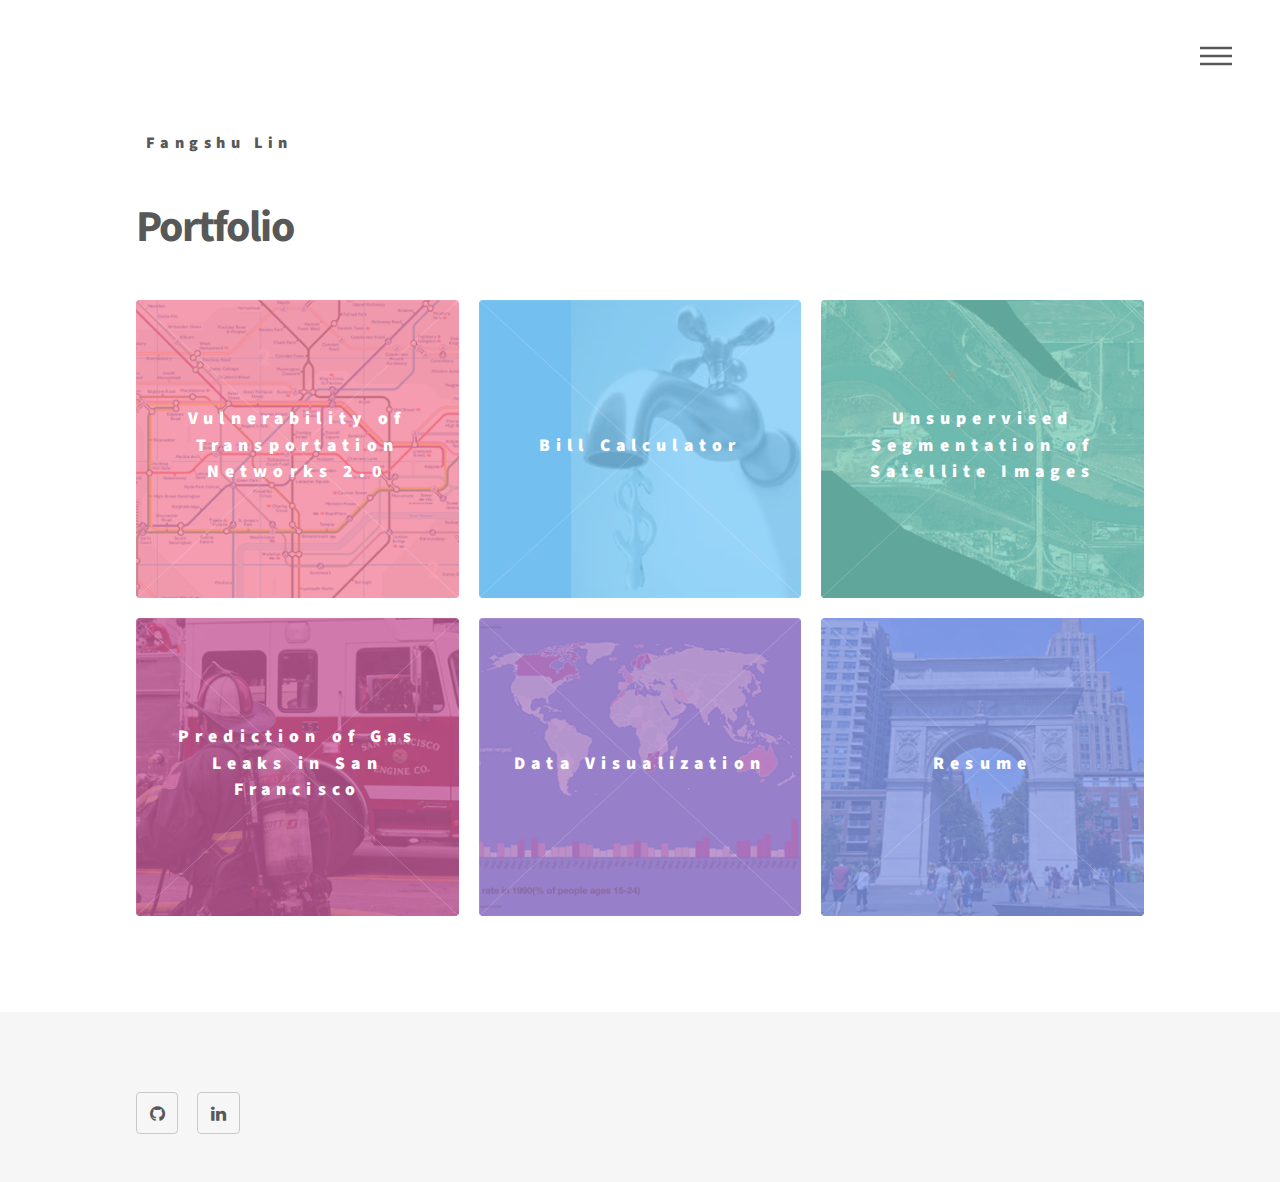
<file: index.html>
<!DOCTYPE HTML>
<!--
	Phantom by HTML5 UP
	html5up.net | @ajlkn
	Free for personal and commercial use under the CCA 3.0 license (html5up.net/license)
-->
<html>
	<head>
		<title>Fangshu's website</title>
		<meta charset="utf-8" />
		<meta name="viewport" content="width=device-width, initial-scale=1, user-scalable=no" />
		<link rel="stylesheet" href="assets/css/main.css" />
		<noscript><link rel="stylesheet" href="assets/css/noscript.css" /></noscript>
	</head>
	<body class="is-preload">
		<!-- Wrapper -->
			<div id="wrapper">

				<!-- Header -->
					<header id="header">
						<div class="inner">

							<!-- Logo -->
								<a href="index.html" class="logo">
									<span class="symbol"></span><span class="title">Fangshu Lin</span>
								</a>

							<!-- Nav -->
								<nav>
									<ul>
										<li><a href="#menu">Menu</a></li>
									</ul>
								</nav>

						</div>
					</header>

				<!-- Menu -->
					<nav id="menu">
						<h2>Menu</h2>
						<ul>
							<li><a href="index.html">Home</a></li>
							<li><a href="P1.html">Transportation Networks</a></li>
							<li><a href="P2.html">Bill Calculator</a></li>
							<li><a href="P3.html">Image Processing</a></li>
							<li><a href="P4.html">Prediction of Gas Leaks</a></li>
                            <li><a href="P5.html">Data Visualization</a></li>
                            <li><a href="P6.html">Resume</a></li>
						</ul>
					</nav>

				<!-- Main -->
					<div id="main">
						<div class="inner">
							<header>
								<h1>Portfolio<br />
<!--								template designed by <a href="http://html5up.net">HTML5 UP</a>.</h1>-->
<!--								<p>Fangshu's projects.</p>-->
							</header>
							<section class="tiles">
								<article class="style1">
									<span class="image">
										<img src="images/london.PNG" alt="" />
									</span>
									<a href="P1.html">
										<h2>Vulnerability of Transportation Networks 2.0</h2>
										<div class="content">
											<p>Python</p>
										</div>
									</a>
								</article>
								<article class="style2">
									<span class="image">
										<img src="images/water.png" alt="" />
									</span>
									<a href="P2.html">
										<h2>Bill Calculator</h2>
										<div class="content">
											<p>R Shiny</p>
										</div>
									</a>
								</article>
								<article class="style3">
									<span class="image">
										<img src="images/vege.png" alt="" />
									</span>
									<a href="P3.html">
										<h2>Unsupervised Segmentation of Satellite Images</h2>
										<div class="content">
											<p>Python</p>
										</div>
									</a>
								</article>
								<article class="style4">
									<span class="image">
										<img src="images/fire.jpg" alt="" />
									</span>
									<a href="P4.html">
										<h2>Prediction of Gas Leaks in San Francisco</h2>
										<div class="content">
											<p>Python</p>
										</div>
									</a>
								</article>
								<article class="style5">
									<span class="image">
										<img src="images/world.png" alt="" />
									</span>
									<a href="P5.html">
										<h2>Data Visualization</h2>
										<div class="content">
											<p>JavaScript&nbsp D3.js</p>
										</div>
									</a>
								</article>
								<article class="style6">
									<span class="image">
										<img src="images/nyu.jpg" alt="" />
									</span>
<!--									<a href="generic.html">-->
                                    <a href="assets/resume/Resume_Fangshu_Lin.pdf">
										<h2>Resume</h2>
										<div class="content">
										</div>
									</a>
								</article>
							</section>
						</div>
					</div>

				<!-- Footer -->
					<footer id="footer">
						<div class="inner">
							<section>
<!--								<h2>Follow</h2>-->
								<ul class="icons">
									<li><a href="https://github.com/fangshulin" class="icon style2 fa-github"><span class="label">GitHub</span></a></li>
									<li><a href="https://www.linkedin.com/in/fangshulin/" class="icon style2 fa-linkedin"><span class="label">LinkedIn</span></a></li>
								</ul>
							</section>

						</div>
					</footer>

			</div>

		<!-- Scripts -->
			<script src="assets/js/jquery.min.js"></script>
			<script src="assets/js/browser.min.js"></script>
			<script src="assets/js/breakpoints.min.js"></script>
			<script src="assets/js/util.js"></script>
			<script src="assets/js/main.js"></script>

	</body>
</html>
</file>
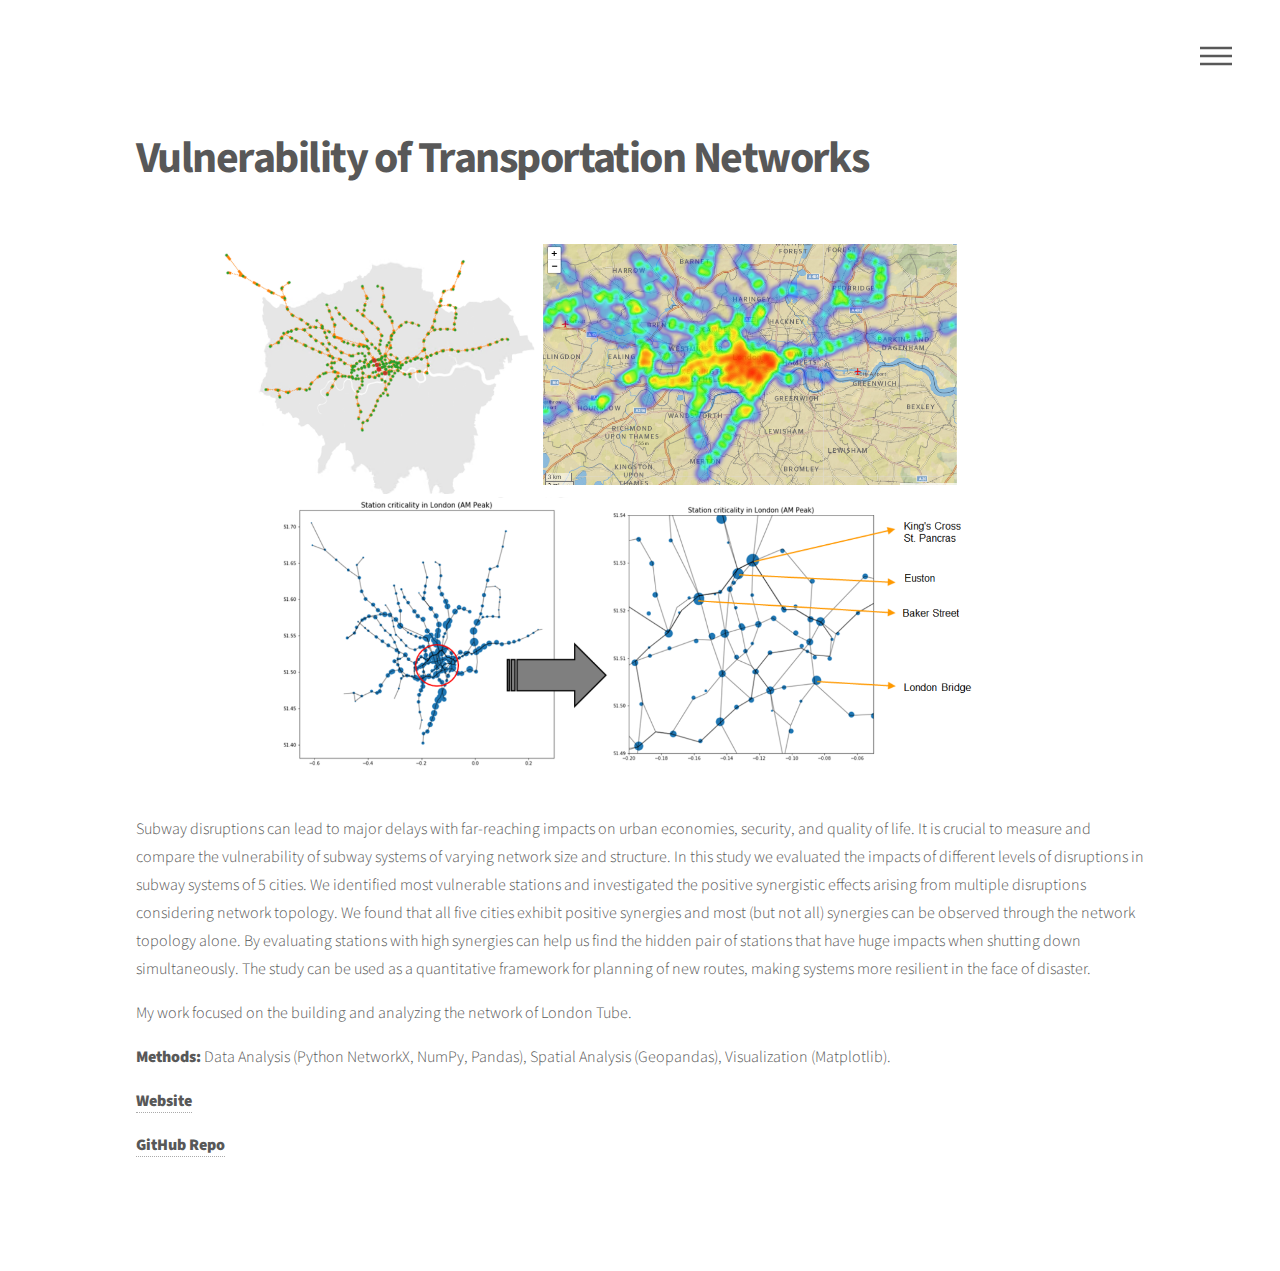
<file: P1.html>
<!DOCTYPE HTML>

<html>
	<head>
		<title>Vulnerability of Transportation Networks</title>
		<meta charset="utf-8" />
		<meta name="viewport" content="width=device-width, initial-scale=1, user-scalable=no" />
		<link rel="stylesheet" href="assets/css/main.css" />
		<noscript><link rel="stylesheet" href="assets/css/noscript.css" /></noscript>
	</head>
	<body class="is-preload" onload="change()">
		<!-- Wrapper -->
			<div id="wrapper">

				<!-- Header -->
					<header id="header">
						<div class="inner">

							<!-- Logo -->
<!--
								<a href="index.html" class="logo">
									<span class="symbol"><img src="images/logo.svg" alt="" /></span><span class="title">Phantom</span>
								</a>
-->

							<!-- Nav -->
								<nav>
									<ul>
										<li><a href="#menu">Menu</a></li>
									</ul>
								</nav>

						</div>
					</header>

				<!-- Menu -->
					<nav id="menu">
						<h2>Menu</h2>
						<ul>
							<li><a href="index.html">Home</a></li>
							<li><a href="generic.html">Ipsum veroeros</a></li>
							<li><a href="generic.html">Tempus etiam</a></li>
							<li><a href="generic.html">Consequat dolor</a></li>
							<li><a href="elements.html">Elements</a></li>
						</ul>
					</nav>

				<!-- Main -->
					<div id="main">
						<div class="inner">
							<h1>Vulnerability of Transportation Networks</h1>
							<span class="image main"><img id="photo" src="images/network.png" alt=""/>
                            </span>
							<p>Subway disruptions can lead to major delays with far-reaching impacts on urban economies, security, and quality of life. It is crucial to measure and compare the vulnerability of subway systems of varying network size and structure. In this study we evaluated the impacts of different levels of disruptions in subway systems of 5 cities. We identified most vulnerable stations and investigated the positive synergistic effects arising from multiple disruptions considering network topology. We found that all five cities exhibit positive synergies and most (but not all) synergies can be observed through the network topology alone. By evaluating stations with high synergies can help us find the hidden pair of stations that have huge impacts when shutting down simultaneously. The study can be used as a quantitative framework for planning of new routes, making systems more resilient in the face of disaster.</p>
                            <p>My work focused on the building and analyzing the network of London Tube.</p>
							<p><b>Methods:</b> Data Analysis (Python NetworkX, NumPy, Pandas), Spatial Analysis (Geopandas), Visualization (Matplotlib).</p>
                            <p><a href="https://fangshulin16.wixsite.com/project"><b>Website</b></a></p>
                            <p><a href="https://github.com/fangshulin/Vulnerability-analysis-for-transportation-networks"><b>GitHub Repo</b></a></p>
							
                            
						</div>
					</div>



			</div>

		<!-- Scripts -->
			<script src="assets/js/jquery.min.js"></script>
			<script src="assets/js/browser.min.js"></script>
			<script src="assets/js/breakpoints.min.js"></script>
			<script src="assets/js/util.js"></script>
			<script src="assets/js/main.js"></script>
	</body>
</html>
</file>
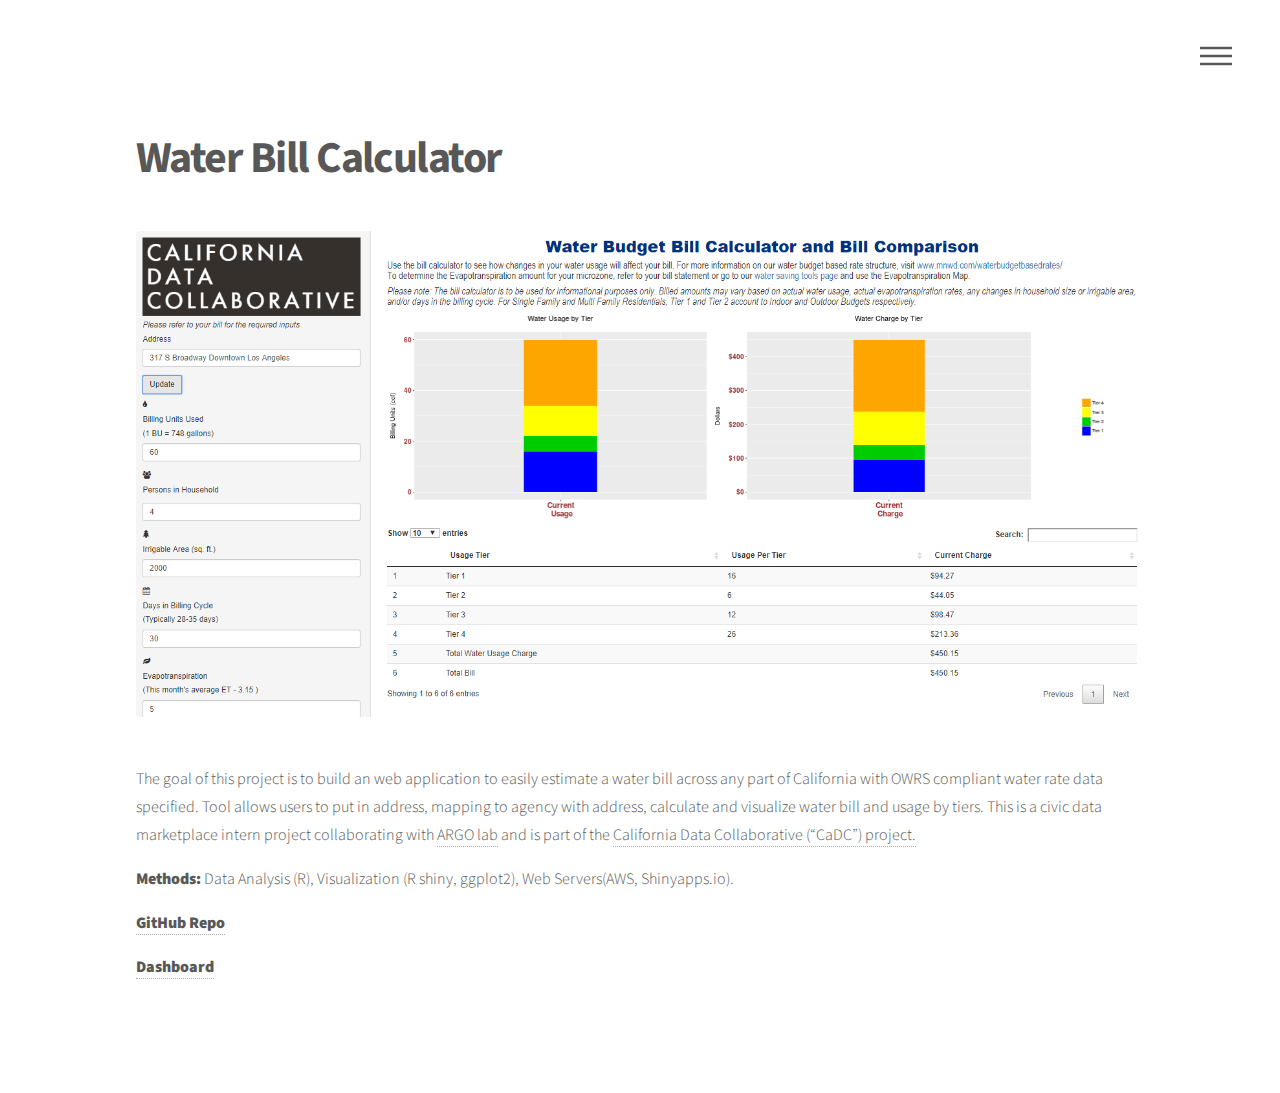
<file: P2.html>
<!DOCTYPE HTML>

<html>
	<head>
		<title>Vulnerability of Transportation Networks</title>
		<meta charset="utf-8" />
		<meta name="viewport" content="width=device-width, initial-scale=1, user-scalable=no" />
		<link rel="stylesheet" href="assets/css/main.css" />
		<noscript><link rel="stylesheet" href="assets/css/noscript.css" /></noscript>
	</head>
	<body class="is-preload" onload="change()">
		<!-- Wrapper -->
			<div id="wrapper">

				<!-- Header -->
					<header id="header">
						<div class="inner">

							<!-- Logo -->
<!--
								<a href="index.html" class="logo">
									<span class="symbol"><img src="images/logo.svg" alt="" /></span><span class="title">Phantom</span>
								</a>
-->

							<!-- Nav -->
								<nav>
									<ul>
										<li><a href="#menu">Menu</a></li>
									</ul>
								</nav>

						</div>
					</header>

				<!-- Menu -->
					<nav id="menu">
						<h2>Menu</h2>
						<ul>
							<li><a href="index.html">Home</a></li>
							<li><a href="generic.html">Ipsum veroeros</a></li>
							<li><a href="generic.html">Tempus etiam</a></li>
							<li><a href="generic.html">Consequat dolor</a></li>
							<li><a href="elements.html">Elements</a></li>
						</ul>
					</nav>

				<!-- Main -->
					<div id="main">
						<div class="inner">
							<h1>Water Bill Calculator</h1>
							<span class="image main"><img id="photo" src="images/billcalculator.PNG" alt=""/>
                            </span>
							<p>The goal of this project is to build an web application to easily estimate a water bill across any part of California with OWRS compliant water rate data specified. Tool allows users to put in address, mapping to agency with address, calculate and visualize water bill and usage by tiers. This is a civic data marketplace intern project collaborating with <a href="http://www.argolabs.org/"> ARGO lab</a> and is part of the <a href="http://californiadatacollaborative.org/"> California Data Collaborative (“CaDC”) project.</a></p>
							<p><b>Methods:</b> Data Analysis (R), Visualization (R shiny, ggplot2), Web Servers(AWS, Shinyapps.io).</p>
                            <p><a href="https://github.com/fangshulin/BillCalculator"><b>GitHub Repo</b></a></p>
							<p><a href="https://fl1210.shinyapps.io/BillCalculator_RateParser_AddressInput/"><b>Dashboard</b></a></p>
                            
						</div>
					</div>



			</div>

		<!-- Scripts -->
			<script src="assets/js/jquery.min.js"></script>
			<script src="assets/js/browser.min.js"></script>
			<script src="assets/js/breakpoints.min.js"></script>
			<script src="assets/js/util.js"></script>
			<script src="assets/js/main.js"></script>
	</body>
</html>
</file>
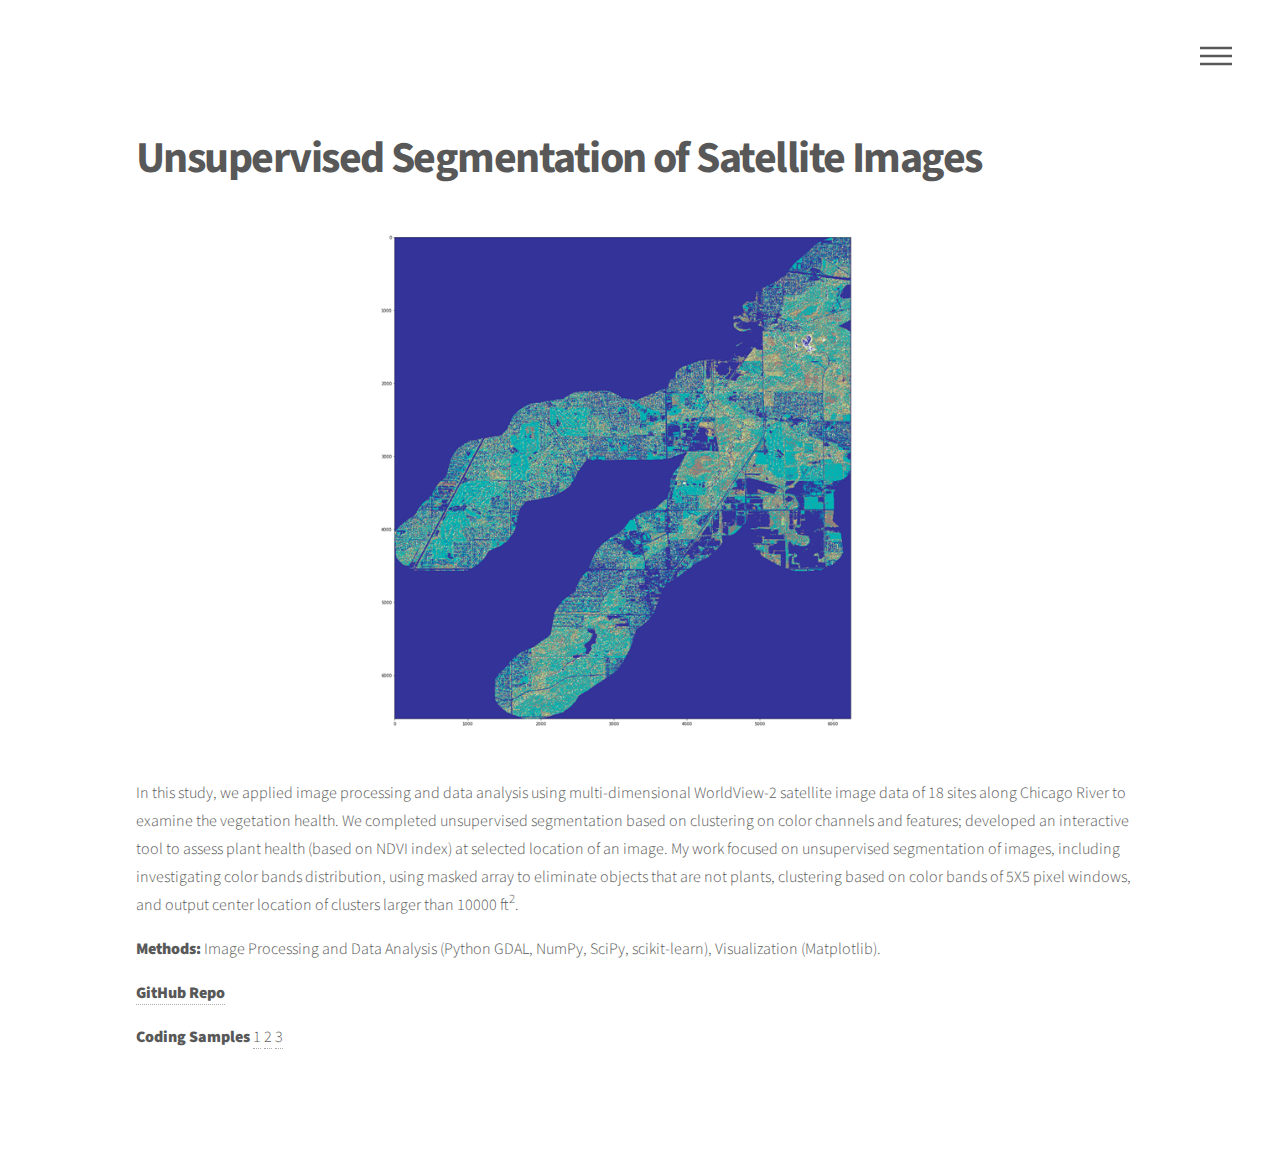
<file: P3.html>
<!DOCTYPE HTML>

<html>
	<head>
		<title>Vulnerability of Transportation Networks</title>
		<meta charset="utf-8" />
		<meta name="viewport" content="width=device-width, initial-scale=1, user-scalable=no" />
		<link rel="stylesheet" href="assets/css/main.css" />
		<noscript><link rel="stylesheet" href="assets/css/noscript.css" /></noscript>
	</head>
	<body class="is-preload" onload="change()">
		<!-- Wrapper -->
			<div id="wrapper">

				<!-- Header -->
					<header id="header">
						<div class="inner">

							<!-- Nav -->
								<nav>
									<ul>
										<li><a href="#menu">Menu</a></li>
									</ul>
								</nav>

						</div>
					</header>

				<!-- Menu -->
					<nav id="menu">
						<h2>Menu</h2>
						<ul>
							<li><a href="index.html">Home</a></li>
							<li><a href="generic.html">Ipsum veroeros</a></li>
							<li><a href="generic.html">Tempus etiam</a></li>
							<li><a href="generic.html">Consequat dolor</a></li>
							<li><a href="elements.html">Elements</a></li>
						</ul>
					</nav>

				<!-- Main -->
					<div id="main">
						<div class="inner">
							<h1>Unsupervised Segmentation of Satellite Images</h1>
							<span class="image main"><img id="photo" src="images/landcover.png" alt=""/>
                            </span>
							<p>In this study, we applied image processing and data analysis using multi-dimensional WorldView-2 satellite image data of 18 sites along Chicago River to examine the vegetation health. We completed unsupervised segmentation based on clustering on color channels and features; developed an interactive tool to assess plant health (based on NDVI index) at selected location of an image. My work focused on unsupervised segmentation of images, including investigating color bands distribution, using masked array to eliminate objects that are not plants, clustering based on color bands of 5X5 pixel windows, and output center location of clusters larger than 10000 ft<sup>2</sup>.</p>
							<p><b>Methods:</b> Image Processing and Data Analysis (Python GDAL, NumPy, SciPy, scikit-learn), Visualization (Matplotlib).</p>
                            <p><a href="https://github.com/gdobler/carve"><b>GitHub Repo</b></a></p>
							<p><b>Coding Samples</b>&nbsp<a href="https://github.com/gdobler/carve/blob/master/carve/clusters_ndvi.ipynb">1</a>&nbsp<a href="https://github.com/gdobler/carve/blob/master/carve/cluster_size_filter.ipynb">2</a>&nbsp<a href="https://github.com/gdobler/carve/blob/master/carve/invasive.ipynb">3</a></p>
                            
						</div>
					</div>



			</div>

		<!-- Scripts -->
			<script src="assets/js/jquery.min.js"></script>
			<script src="assets/js/browser.min.js"></script>
			<script src="assets/js/breakpoints.min.js"></script>
			<script src="assets/js/util.js"></script>
			<script src="assets/js/main.js"></script>
	</body>
</html>
</file>
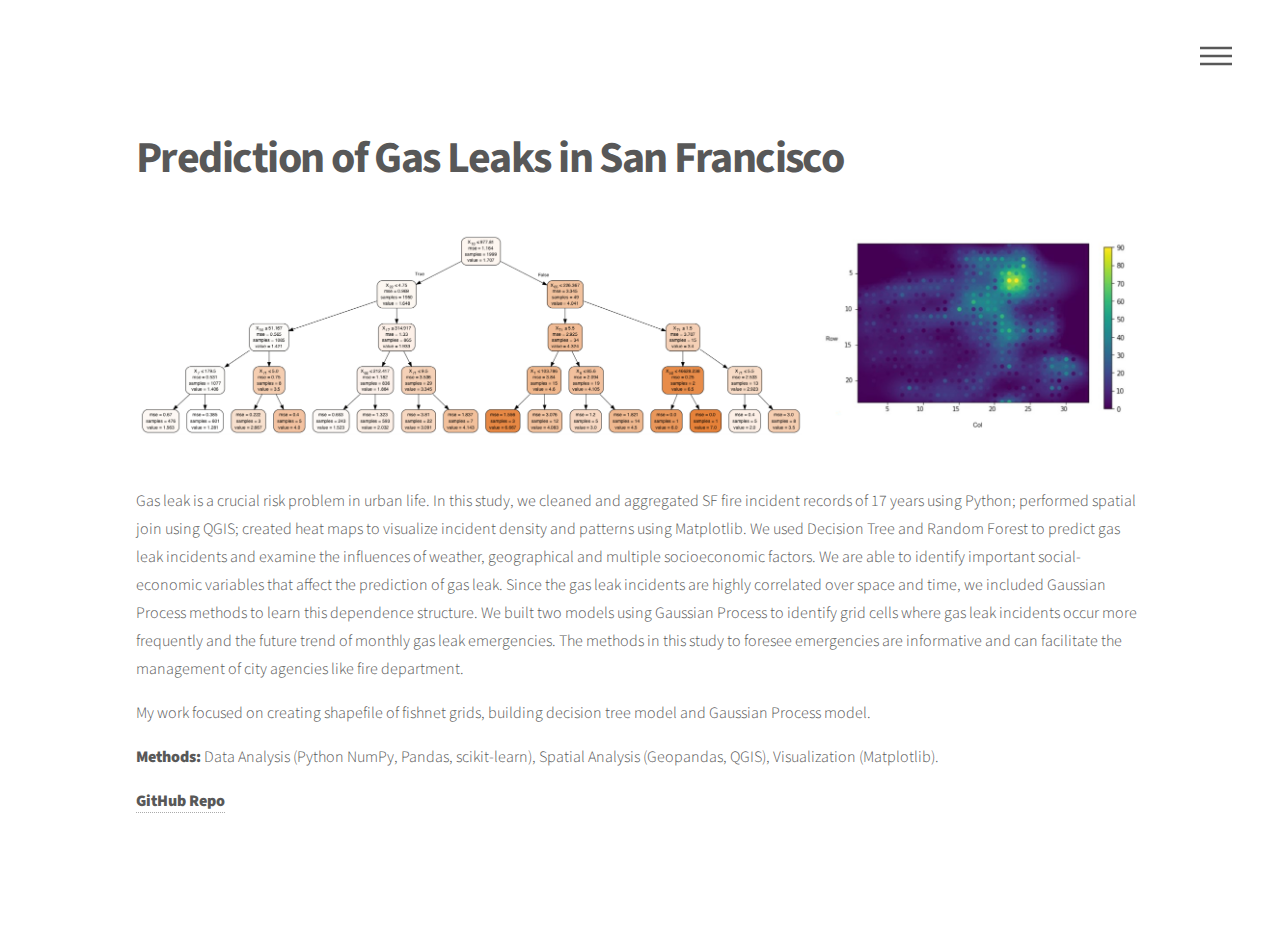
<file: P4.html>
<!DOCTYPE HTML>

<html>
	<head>
		<title>Vulnerability of Transportation Networks</title>
		<meta charset="utf-8" />
		<meta name="viewport" content="width=device-width, initial-scale=1, user-scalable=no" />
		<link rel="stylesheet" href="assets/css/main.css" />
		<noscript><link rel="stylesheet" href="assets/css/noscript.css" /></noscript>
	</head>
	<body class="is-preload" onload="change()">
		<!-- Wrapper -->
			<div id="wrapper">

				<!-- Header -->
					<header id="header">
						<div class="inner">

							<!-- Logo -->
<!--
								<a href="index.html" class="logo">
									<span class="symbol"><img src="images/logo.svg" alt="" /></span><span class="title">Phantom</span>
								</a>
-->

							<!-- Nav -->
								<nav>
									<ul>
										<li><a href="#menu">Menu</a></li>
									</ul>
								</nav>

						</div>
					</header>

				<!-- Menu -->
					<nav id="menu">
						<h2>Menu</h2>
						<ul>
							<li><a href="index.html">Home</a></li>
							<li><a href="generic.html">Ipsum veroeros</a></li>
							<li><a href="generic.html">Tempus etiam</a></li>
							<li><a href="generic.html">Consequat dolor</a></li>
							<li><a href="elements.html">Elements</a></li>
						</ul>
					</nav>

				<!-- Main -->
					<div id="main">
						<div class="inner">
							<h1>Prediction of Gas Leaks in San Francisco</h1>
							<span class="image main"><img id="photo" src="images/SF.jpg" alt=""/>
                            </span>
							<p>Gas leak is a crucial risk problem in urban life. In this study, we cleaned and aggregated SF fire incident records of 17 years using Python; performed spatial join using QGIS; created heat maps to visualize incident density and patterns using Matplotlib. We used Decision Tree and Random Forest to predict gas leak incidents and examine the influences of weather, geographical and multiple socioeconomic factors. We are able to identify important social-economic variables that affect the prediction of gas leak. Since the gas leak incidents are highly correlated over space and time, we included Gaussian Process methods to learn this dependence structure. We built two models using Gaussian Process to identify grid cells where gas leak incidents occur more frequently and the future trend of monthly gas leak emergencies. The methods in this study to foresee emergencies are informative and can facilitate the management of city agencies like fire department.</p>
                            <p>My work focused on creating shapefile of fishnet grids, building decision tree model and Gaussian Process model.</p>
							<p><b>Methods:</b> Data Analysis (Python NumPy, Pandas, scikit-learn), Spatial Analysis (Geopandas, QGIS), Visualization (Matplotlib).</p>
                            <p><a href="https://github.com/fangshulin/Prediction-of-Gas-Leaks-in-San-Francisco"><b>GitHub Repo</b></a></p>
                            
						</div>
					</div>



			</div>

		<!-- Scripts -->
			<script src="assets/js/jquery.min.js"></script>
			<script src="assets/js/browser.min.js"></script>
			<script src="assets/js/breakpoints.min.js"></script>
			<script src="assets/js/util.js"></script>
			<script src="assets/js/main.js"></script>
	</body>
</html>
</file>
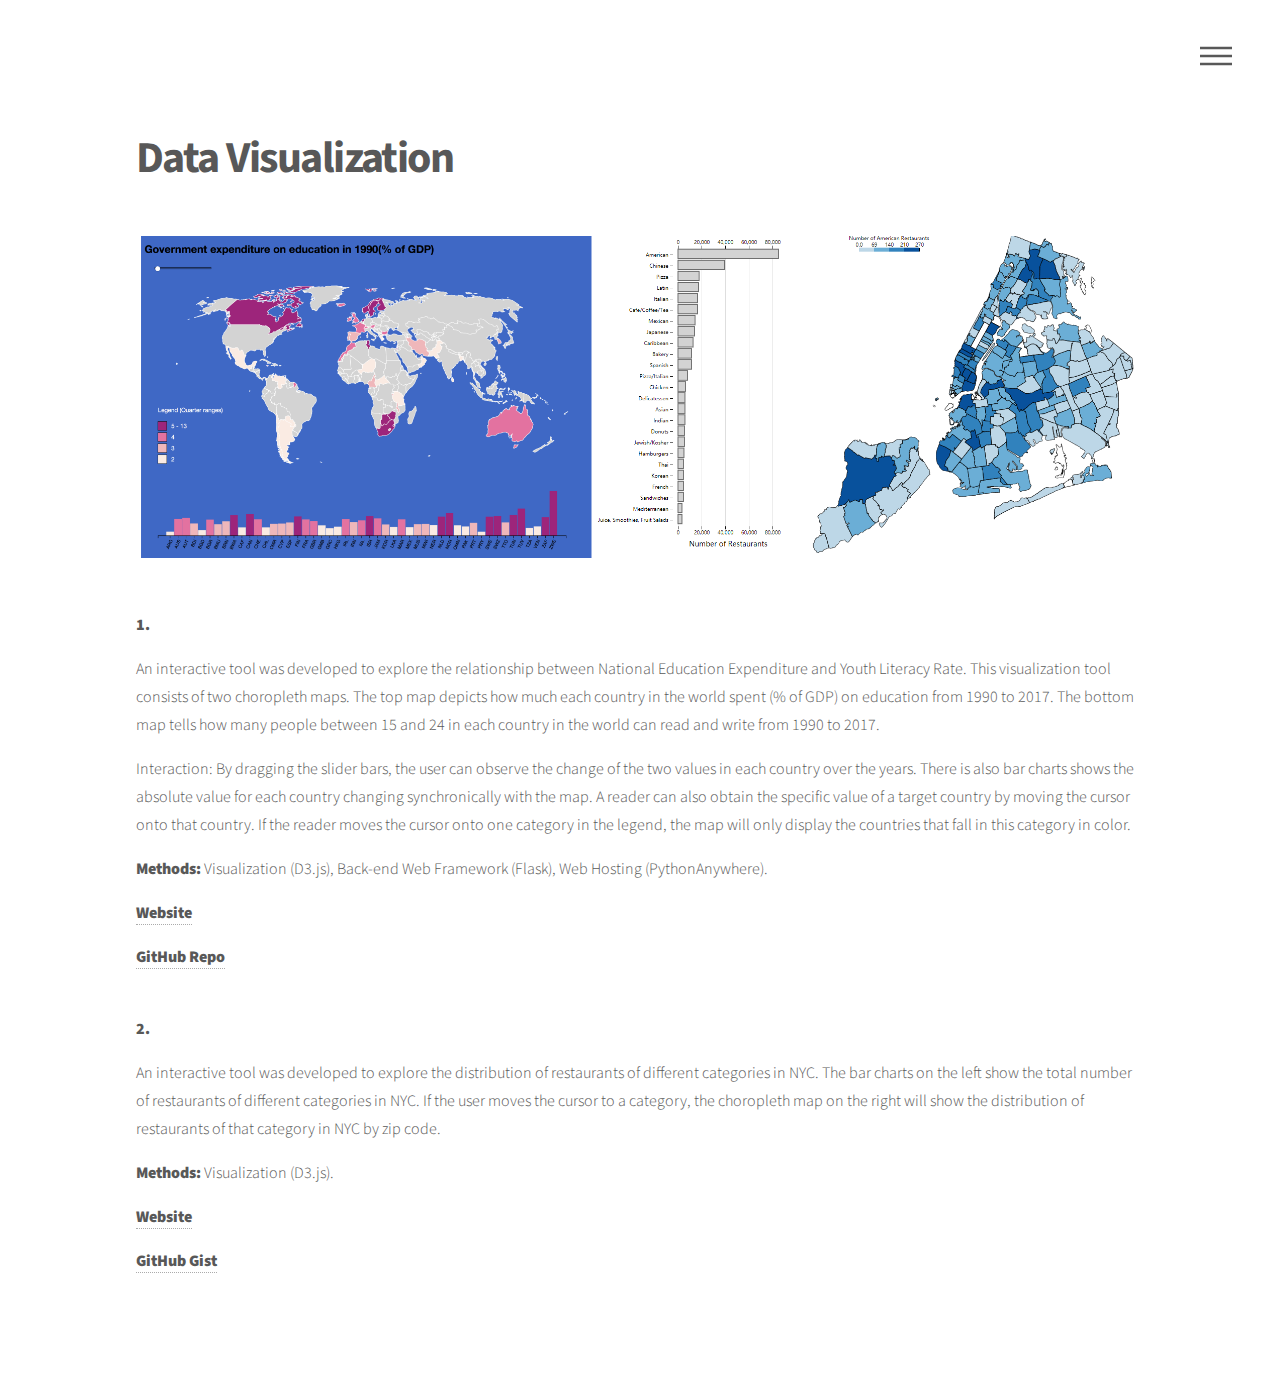
<file: P5.html>
<!DOCTYPE HTML>

<html>
	<head>
		<title>Vulnerability of Transportation Networks</title>
		<meta charset="utf-8" />
		<meta name="viewport" content="width=device-width, initial-scale=1, user-scalable=no" />
		<link rel="stylesheet" href="assets/css/main.css" />
		<noscript><link rel="stylesheet" href="assets/css/noscript.css" /></noscript>
	</head>
	<body class="is-preload" onload="change()">
		<!-- Wrapper -->
			<div id="wrapper">

				<!-- Header -->
					<header id="header">
						<div class="inner">

							<!-- Nav -->
								<nav>
									<ul>
										<li><a href="#menu">Menu</a></li>
									</ul>
								</nav>

						</div>
					</header>

				<!-- Menu -->
					<nav id="menu">
						<h2>Menu</h2>
						<ul>
							<li><a href="index.html">Home</a></li>
							<li><a href="generic.html">Ipsum veroeros</a></li>
							<li><a href="generic.html">Tempus etiam</a></li>
							<li><a href="generic.html">Consequat dolor</a></li>
							<li><a href="elements.html">Elements</a></li>
						</ul>
					</nav>

				<!-- Main -->
					<div id="main">
						<div class="inner">
							<h1>Data Visualization</h1>
							<span class="image main"><img id="photo" src="images/vis.png" alt=""/>
                            </span>
                            <p><b>1.</b></p>
							<p> An interactive tool was developed to explore the relationship between National Education Expenditure and Youth Literacy Rate. This visualization tool consists of two choropleth maps. The top map depicts how much each country in the world spent (% of GDP) on education from 1990 to 2017. The bottom map tells how many people between 15 and 24 in each country in the world can read and write from 1990 to 2017. <p> Interaction: By dragging the slider bars, the user can observe the change of the two values in each country over the years. There is also bar charts shows the absolute value for each country changing synchronically with the map. A reader can also obtain the specific value of a target country by moving the cursor onto that country. If the reader moves the cursor onto one category in the legend, the map will only display the countries that fall in this category in color.</p>
							<p><b>Methods:</b> Visualization (D3.js), Back-end Web Framework (Flask), Web Hosting (PythonAnywhere).</p>
                            <p><a href="http://vis201816.pythonanywhere.com/"><b>Website</b></a></p>
                            <p><a href="https://github.com/fangshulin/Vis2018"><b>GitHub Repo</b></a></p>
                            <br />
                            <p><b>2.</b></p>
                            <p>An interactive tool was developed to explore the distribution of restaurants of different categories in NYC. The bar charts on the left show the total number of restaurants of different categories in NYC. If the user moves the cursor to a category, the choropleth map on the right will show the distribution of restaurants of that category in NYC by zip code.</p>
							<p><b>Methods:</b> Visualization (D3.js).</p>
                            <p><a href="https://output.jsbin.com/moqokas"><b>Website</b></a></p>
                            <p><a href="https://gist.github.com/fangshulin/7353503b48c49c56433678697171da84"><b>GitHub Gist</b></a></p>
                            
						</div>
					</div>



			</div>

		<!-- Scripts -->
			<script src="assets/js/jquery.min.js"></script>
			<script src="assets/js/browser.min.js"></script>
			<script src="assets/js/breakpoints.min.js"></script>
			<script src="assets/js/util.js"></script>
			<script src="assets/js/main.js"></script>
	</body>
</html>
</file>
<file: assets/css/noscript.css>
/*
	Phantom by HTML5 UP
	html5up.net | @ajlkn
	Free for personal and commercial use under the CCA 3.0 license (html5up.net/license)
*/

/* Tiles */

	body.is-preload .tiles article {
		-moz-transform: none;
		-webkit-transform: none;
		-ms-transform: none;
		transform: none;
		opacity: 1;
	}
</file>
<file: assets/css/main.css>
@import url(font-awesome.min.css);
@import url("https://fonts.googleapis.com/css?family=Source+Sans+Pro:300,700,900");

/*
	Phantom by HTML5 UP
	html5up.net | @ajlkn
	Free for personal and commercial use under the CCA 3.0 license (html5up.net/license)
*/

html, body, div, span, applet, object,
iframe, h1, h2, h3, h4, h5, h6, p, blockquote,
pre, a, abbr, acronym, address, big, cite,
code, del, dfn, em, img, ins, kbd, q, s, samp,
small, strike, strong, sub, sup, tt, var, b,
u, i, center, dl, dt, dd, ol, ul, li, fieldset,
form, label, legend, table, caption, tbody,
tfoot, thead, tr, th, td, article, aside,
canvas, details, embed, figure, figcaption,
footer, header, hgroup, menu, nav, output, ruby,
section, summary, time, mark, audio, video {
	margin: 0;
	padding: 0;
	border: 0;
	font-size: 100%;
	font: inherit;
	vertical-align: baseline;}

article, aside, details, figcaption, figure,
footer, header, hgroup, menu, nav, section {
	display: block;}

body {
	line-height: 1;
}

ol, ul {
	list-style: none;
}

blockquote, q {
	quotes: none;
}

	blockquote:before, blockquote:after, q:before, q:after {
		content: '';
		content: none;
	}

table {
	border-collapse: collapse;
	border-spacing: 0;
}

body {
	-webkit-text-size-adjust: none;
}

mark {
	background-color: transparent;
	color: inherit;
}

input::-moz-focus-inner {
	border: 0;
	padding: 0;
}

input, select, textarea {
	-moz-appearance: none;
	-webkit-appearance: none;
	-ms-appearance: none;
	appearance: none;
}

/* Basic */

	@-ms-viewport {
		width: device-width;
	}

	body {
		-ms-overflow-style: scrollbar;
	}

	@media screen and (max-width: 480px) {

		html, body {
			min-width: 320px;
		}

	}

	html {
		box-sizing: border-box;
	}

	*, *:before, *:after {
		box-sizing: inherit;
	}

	body {
		background: #ffffff;
	}

		body.is-preload *, body.is-preload *:before, body.is-preload *:after {
			-moz-animation: none !important;
			-webkit-animation: none !important;
			-ms-animation: none !important;
			animation: none !important;
			-moz-transition: none !important;
			-webkit-transition: none !important;
			-ms-transition: none !important;
			transition: none !important;
		}

/* Type */

	body, input, select, textarea {
		color: #585858;
		font-family: "Source Sans Pro", Helvetica, sans-serif;
		font-size: 16pt;
		font-weight: 300;
		line-height: 1.75;
	}

		@media screen and (max-width: 1680px) {

			body, input, select, textarea {
				font-size: 14pt;
			}

		}

		@media screen and (max-width: 1280px) {

			body, input, select, textarea {
				font-size: 12pt;
			}

		}

	a {
		-moz-transition: border-bottom-color 0.2s ease, color 0.2s ease;
		-webkit-transition: border-bottom-color 0.2s ease, color 0.2s ease;
		-ms-transition: border-bottom-color 0.2s ease, color 0.2s ease;
		transition: border-bottom-color 0.2s ease, color 0.2s ease;
		text-decoration: none;
		color: #585858;
		border-bottom: dotted 1px rgba(88, 88, 88, 0.5);
	}

		a:hover {
			border-bottom-color: transparent;
			color: #f2849e !important;
		}

	strong, b {
		font-weight: 900;
	}

	em, i {
		font-style: italic;
	}

	p {
		margin: 0 0 1em 0;
	}

	h1 {
		font-size: 2.75em;
		font-weight: 700;
		line-height: 1.3;
		margin: 0 0 1em 0;
		letter-spacing: -0.035em;
	}

		h1 a {
			color: inherit;
		}

		@media screen and (max-width: 736px) {

			h1 {
				font-size: 2em;
				margin: 0 0 1em 0;
			}

		}

		@media screen and (max-width: 360px) {

			h1 {
				font-size: 1.75em;
			}

		}

	h2, h3, h4, h5, h6 {
		font-weight: 900;
		line-height: 1.5;
		margin: 0 0 2em 0;
/*		text-transform: uppercase;*/
		letter-spacing: 0.35em;
	}

		h2 a, h3 a, h4 a, h5 a, h6 a {
			color: inherit;
		}

	h2 {
		font-size: 1.1em;
	}

	h3 {
		font-size: 1em;
	}

	h4 {
		font-size: 0.8em;
	}

	h5 {
		font-size: 0.8em;
	}

	h6 {
		font-size: 0.8em;
	}

	@media screen and (max-width: 980px) {

		h1 br, h2 br, h3 br, h4 br, h5 br, h6 br {
			display: none;
		}

	}

	@media screen and (max-width: 736px) {

		h2 {
			font-size: 1em;
		}

		h3 {
			font-size: 0.8em;
		}

	}

	sub {
		font-size: 0.8em;
		position: relative;
		top: 0.5em;
	}

	sup {
		font-size: 0.8em;
		position: relative;
		top: -0.5em;
	}

	blockquote {
		border-left: solid 4px #c9c9c9;
		font-style: italic;
		margin: 0 0 2em 0;
		padding: 0.5em 0 0.5em 2em;
	}

	code {
		background: rgba(144, 144, 144, 0.075);
		border-radius: 4px;
		border: solid 1px #c9c9c9;
		font-family: "Courier New", monospace;
		font-size: 0.9em;
		margin: 0 0.25em;
		padding: 0.25em 0.65em;
	}

	pre {
		-webkit-overflow-scrolling: touch;
		font-family: "Courier New", monospace;
		font-size: 0.9em;
		margin: 0 0 2em 0;
	}

		pre code {
			display: block;
			line-height: 1.75;
			padding: 1em 1.5em;
			overflow-x: auto;
		}

	hr {
		border: 0;
		border-bottom: solid 1px #c9c9c9;
		margin: 2em 0;
	}

		hr.major {
			margin: 3em 0;
		}

	.align-left {
		text-align: left;
	}

	.align-center {
		text-align: center;
	}

	.align-right {
		text-align: right;
	}

/* Row */

	.row {
		display: flex;
		flex-wrap: wrap;
		box-sizing: border-box;
		align-items: stretch;
	}

		.row > * {
			box-sizing: border-box;
		}

		.row.gtr-uniform > * > :last-child {
			margin-bottom: 0;
		}

		.row.aln-left {
			justify-content: flex-start;
		}

		.row.aln-center {
			justify-content: center;
		}

		.row.aln-right {
			justify-content: flex-end;
		}

		.row.aln-top {
			align-items: flex-start;
		}

		.row.aln-middle {
			align-items: center;
		}

		.row.aln-bottom {
			align-items: flex-end;
		}

		.row > .imp {
			order: -1;
		}

		.row > .col-1 {
			width: 8.3333333333%;
		}

		.row > .off-1 {
			margin-left: 8.3333333333%;
		}

		.row > .col-2 {
			width: 16.6666666667%;
		}

		.row > .off-2 {
			margin-left: 16.6666666667%;
		}

		.row > .col-3 {
			width: 25%;
		}

		.row > .off-3 {
			margin-left: 25%;
		}

		.row > .col-4 {
			width: 33.3333333333%;
		}

		.row > .off-4 {
			margin-left: 33.3333333333%;
		}

		.row > .col-5 {
			width: 41.6666666667%;
		}

		.row > .off-5 {
			margin-left: 41.6666666667%;
		}

		.row > .col-6 {
			width: 50%;
		}

		.row > .off-6 {
			margin-left: 50%;
		}

		.row > .col-7 {
			width: 58.3333333333%;
		}

		.row > .off-7 {
			margin-left: 58.3333333333%;
		}

		.row > .col-8 {
			width: 66.6666666667%;
		}

		.row > .off-8 {
			margin-left: 66.6666666667%;
		}

		.row > .col-9 {
			width: 75%;
		}

		.row > .off-9 {
			margin-left: 75%;
		}

		.row > .col-10 {
			width: 83.3333333333%;
		}

		.row > .off-10 {
			margin-left: 83.3333333333%;
		}

		.row > .col-11 {
			width: 91.6666666667%;
		}

		.row > .off-11 {
			margin-left: 91.6666666667%;
		}

		.row > .col-12 {
			width: 100%;
		}

		.row > .off-12 {
			margin-left: 100%;
		}

		.row.gtr-0 {
			margin-top: 0;
			margin-left: 0em;
		}

			.row.gtr-0 > * {
				padding: 0 0 0 0em;
			}

			.row.gtr-0.gtr-uniform {
				margin-top: 0em;
			}

				.row.gtr-0.gtr-uniform > * {
					padding-top: 0em;
				}

		.row.gtr-25 {
			margin-top: 0;
			margin-left: -0.5em;
		}

			.row.gtr-25 > * {
				padding: 0 0 0 0.5em;
			}

			.row.gtr-25.gtr-uniform {
				margin-top: -0.5em;
			}

				.row.gtr-25.gtr-uniform > * {
					padding-top: 0.5em;
				}

		.row.gtr-50 {
			margin-top: 0;
			margin-left: -1em;
		}

			.row.gtr-50 > * {
				padding: 0 0 0 1em;
			}

			.row.gtr-50.gtr-uniform {
				margin-top: -1em;
			}

				.row.gtr-50.gtr-uniform > * {
					padding-top: 1em;
				}

		.row {
			margin-top: 0;
			margin-left: -2em;
		}

			.row > * {
				padding: 0 0 0 2em;
			}

			.row.gtr-uniform {
				margin-top: -2em;
			}

				.row.gtr-uniform > * {
					padding-top: 2em;
				}

		.row.gtr-150 {
			margin-top: 0;
			margin-left: -3em;
		}

			.row.gtr-150 > * {
				padding: 0 0 0 3em;
			}

			.row.gtr-150.gtr-uniform {
				margin-top: -3em;
			}

				.row.gtr-150.gtr-uniform > * {
					padding-top: 3em;
				}

		.row.gtr-200 {
			margin-top: 0;
			margin-left: -4em;
		}

			.row.gtr-200 > * {
				padding: 0 0 0 4em;
			}

			.row.gtr-200.gtr-uniform {
				margin-top: -4em;
			}

				.row.gtr-200.gtr-uniform > * {
					padding-top: 4em;
				}

		@media screen and (max-width: 1680px) {

			.row {
				display: flex;
				flex-wrap: wrap;
				box-sizing: border-box;
				align-items: stretch;
			}

				.row > * {
					box-sizing: border-box;
				}

				.row.gtr-uniform > * > :last-child {
					margin-bottom: 0;
				}

				.row.aln-left {
					justify-content: flex-start;
				}

				.row.aln-center {
					justify-content: center;
				}

				.row.aln-right {
					justify-content: flex-end;
				}

				.row.aln-top {
					align-items: flex-start;
				}

				.row.aln-middle {
					align-items: center;
				}

				.row.aln-bottom {
					align-items: flex-end;
				}

				.row > .imp-xlarge {
					order: -1;
				}

				.row > .col-1-xlarge {
					width: 8.3333333333%;
				}

				.row > .off-1-xlarge {
					margin-left: 8.3333333333%;
				}

				.row > .col-2-xlarge {
					width: 16.6666666667%;
				}

				.row > .off-2-xlarge {
					margin-left: 16.6666666667%;
				}

				.row > .col-3-xlarge {
					width: 25%;
				}

				.row > .off-3-xlarge {
					margin-left: 25%;
				}

				.row > .col-4-xlarge {
					width: 33.3333333333%;
				}

				.row > .off-4-xlarge {
					margin-left: 33.3333333333%;
				}

				.row > .col-5-xlarge {
					width: 41.6666666667%;
				}

				.row > .off-5-xlarge {
					margin-left: 41.6666666667%;
				}

				.row > .col-6-xlarge {
					width: 50%;
				}

				.row > .off-6-xlarge {
					margin-left: 50%;
				}

				.row > .col-7-xlarge {
					width: 58.3333333333%;
				}

				.row > .off-7-xlarge {
					margin-left: 58.3333333333%;
				}

				.row > .col-8-xlarge {
					width: 66.6666666667%;
				}

				.row > .off-8-xlarge {
					margin-left: 66.6666666667%;
				}

				.row > .col-9-xlarge {
					width: 75%;
				}

				.row > .off-9-xlarge {
					margin-left: 75%;
				}

				.row > .col-10-xlarge {
					width: 83.3333333333%;
				}

				.row > .off-10-xlarge {
					margin-left: 83.3333333333%;
				}

				.row > .col-11-xlarge {
					width: 91.6666666667%;
				}

				.row > .off-11-xlarge {
					margin-left: 91.6666666667%;
				}

				.row > .col-12-xlarge {
					width: 100%;
				}

				.row > .off-12-xlarge {
					margin-left: 100%;
				}

				.row.gtr-0 {
					margin-top: 0;
					margin-left: 0em;
				}

					.row.gtr-0 > * {
						padding: 0 0 0 0em;
					}

					.row.gtr-0.gtr-uniform {
						margin-top: 0em;
					}

						.row.gtr-0.gtr-uniform > * {
							padding-top: 0em;
						}

				.row.gtr-25 {
					margin-top: 0;
					margin-left: -0.5em;
				}

					.row.gtr-25 > * {
						padding: 0 0 0 0.5em;
					}

					.row.gtr-25.gtr-uniform {
						margin-top: -0.5em;
					}

						.row.gtr-25.gtr-uniform > * {
							padding-top: 0.5em;
						}

				.row.gtr-50 {
					margin-top: 0;
					margin-left: -1em;
				}

					.row.gtr-50 > * {
						padding: 0 0 0 1em;
					}

					.row.gtr-50.gtr-uniform {
						margin-top: -1em;
					}

						.row.gtr-50.gtr-uniform > * {
							padding-top: 1em;
						}

				.row {
					margin-top: 0;
					margin-left: -2em;
				}

					.row > * {
						padding: 0 0 0 2em;
					}

					.row.gtr-uniform {
						margin-top: -2em;
					}

						.row.gtr-uniform > * {
							padding-top: 2em;
						}

				.row.gtr-150 {
					margin-top: 0;
					margin-left: -3em;
				}

					.row.gtr-150 > * {
						padding: 0 0 0 3em;
					}

					.row.gtr-150.gtr-uniform {
						margin-top: -3em;
					}

						.row.gtr-150.gtr-uniform > * {
							padding-top: 3em;
						}

				.row.gtr-200 {
					margin-top: 0;
					margin-left: -4em;
				}

					.row.gtr-200 > * {
						padding: 0 0 0 4em;
					}

					.row.gtr-200.gtr-uniform {
						margin-top: -4em;
					}

						.row.gtr-200.gtr-uniform > * {
							padding-top: 4em;
						}

		}

		@media screen and (max-width: 1280px) {

			.row {
				display: flex;
				flex-wrap: wrap;
				box-sizing: border-box;
				align-items: stretch;
			}

				.row > * {
					box-sizing: border-box;
				}

				.row.gtr-uniform > * > :last-child {
					margin-bottom: 0;
				}

				.row.aln-left {
					justify-content: flex-start;
				}

				.row.aln-center {
					justify-content: center;
				}

				.row.aln-right {
					justify-content: flex-end;
				}

				.row.aln-top {
					align-items: flex-start;
				}

				.row.aln-middle {
					align-items: center;
				}

				.row.aln-bottom {
					align-items: flex-end;
				}

				.row > .imp-large {
					order: -1;
				}

				.row > .col-1-large {
					width: 8.3333333333%;
				}

				.row > .off-1-large {
					margin-left: 8.3333333333%;
				}

				.row > .col-2-large {
					width: 16.6666666667%;
				}

				.row > .off-2-large {
					margin-left: 16.6666666667%;
				}

				.row > .col-3-large {
					width: 25%;
				}

				.row > .off-3-large {
					margin-left: 25%;
				}

				.row > .col-4-large {
					width: 33.3333333333%;
				}

				.row > .off-4-large {
					margin-left: 33.3333333333%;
				}

				.row > .col-5-large {
					width: 41.6666666667%;
				}

				.row > .off-5-large {
					margin-left: 41.6666666667%;
				}

				.row > .col-6-large {
					width: 50%;
				}

				.row > .off-6-large {
					margin-left: 50%;
				}

				.row > .col-7-large {
					width: 58.3333333333%;
				}

				.row > .off-7-large {
					margin-left: 58.3333333333%;
				}

				.row > .col-8-large {
					width: 66.6666666667%;
				}

				.row > .off-8-large {
					margin-left: 66.6666666667%;
				}

				.row > .col-9-large {
					width: 75%;
				}

				.row > .off-9-large {
					margin-left: 75%;
				}

				.row > .col-10-large {
					width: 83.3333333333%;
				}

				.row > .off-10-large {
					margin-left: 83.3333333333%;
				}

				.row > .col-11-large {
					width: 91.6666666667%;
				}

				.row > .off-11-large {
					margin-left: 91.6666666667%;
				}

				.row > .col-12-large {
					width: 100%;
				}

				.row > .off-12-large {
					margin-left: 100%;
				}

				.row.gtr-0 {
					margin-top: 0;
					margin-left: 0em;
				}

					.row.gtr-0 > * {
						padding: 0 0 0 0em;
					}

					.row.gtr-0.gtr-uniform {
						margin-top: 0em;
					}

						.row.gtr-0.gtr-uniform > * {
							padding-top: 0em;
						}

				.row.gtr-25 {
					margin-top: 0;
					margin-left: -0.5em;
				}

					.row.gtr-25 > * {
						padding: 0 0 0 0.5em;
					}

					.row.gtr-25.gtr-uniform {
						margin-top: -0.5em;
					}

						.row.gtr-25.gtr-uniform > * {
							padding-top: 0.5em;
						}

				.row.gtr-50 {
					margin-top: 0;
					margin-left: -1em;
				}

					.row.gtr-50 > * {
						padding: 0 0 0 1em;
					}

					.row.gtr-50.gtr-uniform {
						margin-top: -1em;
					}

						.row.gtr-50.gtr-uniform > * {
							padding-top: 1em;
						}

				.row {
					margin-top: 0;
					margin-left: -2em;
				}

					.row > * {
						padding: 0 0 0 2em;
					}

					.row.gtr-uniform {
						margin-top: -2em;
					}

						.row.gtr-uniform > * {
							padding-top: 2em;
						}

				.row.gtr-150 {
					margin-top: 0;
					margin-left: -3em;
				}

					.row.gtr-150 > * {
						padding: 0 0 0 3em;
					}

					.row.gtr-150.gtr-uniform {
						margin-top: -3em;
					}

						.row.gtr-150.gtr-uniform > * {
							padding-top: 3em;
						}

				.row.gtr-200 {
					margin-top: 0;
					margin-left: -4em;
				}

					.row.gtr-200 > * {
						padding: 0 0 0 4em;
					}

					.row.gtr-200.gtr-uniform {
						margin-top: -4em;
					}

						.row.gtr-200.gtr-uniform > * {
							padding-top: 4em;
						}

		}

		@media screen and (max-width: 980px) {

			.row {
				display: flex;
				flex-wrap: wrap;
				box-sizing: border-box;
				align-items: stretch;
			}

				.row > * {
					box-sizing: border-box;
				}

				.row.gtr-uniform > * > :last-child {
					margin-bottom: 0;
				}

				.row.aln-left {
					justify-content: flex-start;
				}

				.row.aln-center {
					justify-content: center;
				}

				.row.aln-right {
					justify-content: flex-end;
				}

				.row.aln-top {
					align-items: flex-start;
				}

				.row.aln-middle {
					align-items: center;
				}

				.row.aln-bottom {
					align-items: flex-end;
				}

				.row > .imp-medium {
					order: -1;
				}

				.row > .col-1-medium {
					width: 8.3333333333%;
				}

				.row > .off-1-medium {
					margin-left: 8.3333333333%;
				}

				.row > .col-2-medium {
					width: 16.6666666667%;
				}

				.row > .off-2-medium {
					margin-left: 16.6666666667%;
				}

				.row > .col-3-medium {
					width: 25%;
				}

				.row > .off-3-medium {
					margin-left: 25%;
				}

				.row > .col-4-medium {
					width: 33.3333333333%;
				}

				.row > .off-4-medium {
					margin-left: 33.3333333333%;
				}

				.row > .col-5-medium {
					width: 41.6666666667%;
				}

				.row > .off-5-medium {
					margin-left: 41.6666666667%;
				}

				.row > .col-6-medium {
					width: 50%;
				}

				.row > .off-6-medium {
					margin-left: 50%;
				}

				.row > .col-7-medium {
					width: 58.3333333333%;
				}

				.row > .off-7-medium {
					margin-left: 58.3333333333%;
				}

				.row > .col-8-medium {
					width: 66.6666666667%;
				}

				.row > .off-8-medium {
					margin-left: 66.6666666667%;
				}

				.row > .col-9-medium {
					width: 75%;
				}

				.row > .off-9-medium {
					margin-left: 75%;
				}

				.row > .col-10-medium {
					width: 83.3333333333%;
				}

				.row > .off-10-medium {
					margin-left: 83.3333333333%;
				}

				.row > .col-11-medium {
					width: 91.6666666667%;
				}

				.row > .off-11-medium {
					margin-left: 91.6666666667%;
				}

				.row > .col-12-medium {
					width: 100%;
				}

				.row > .off-12-medium {
					margin-left: 100%;
				}

				.row.gtr-0 {
					margin-top: 0;
					margin-left: 0em;
				}

					.row.gtr-0 > * {
						padding: 0 0 0 0em;
					}

					.row.gtr-0.gtr-uniform {
						margin-top: 0em;
					}

						.row.gtr-0.gtr-uniform > * {
							padding-top: 0em;
						}

				.row.gtr-25 {
					margin-top: 0;
					margin-left: -0.375em;
				}

					.row.gtr-25 > * {
						padding: 0 0 0 0.375em;
					}

					.row.gtr-25.gtr-uniform {
						margin-top: -0.375em;
					}

						.row.gtr-25.gtr-uniform > * {
							padding-top: 0.375em;
						}

				.row.gtr-50 {
					margin-top: 0;
					margin-left: -0.75em;
				}

					.row.gtr-50 > * {
						padding: 0 0 0 0.75em;
					}

					.row.gtr-50.gtr-uniform {
						margin-top: -0.75em;
					}

						.row.gtr-50.gtr-uniform > * {
							padding-top: 0.75em;
						}

				.row {
					margin-top: 0;
					margin-left: -1.5em;
				}

					.row > * {
						padding: 0 0 0 1.5em;
					}

					.row.gtr-uniform {
						margin-top: -1.5em;
					}

						.row.gtr-uniform > * {
							padding-top: 1.5em;
						}

				.row.gtr-150 {
					margin-top: 0;
					margin-left: -2.25em;
				}

					.row.gtr-150 > * {
						padding: 0 0 0 2.25em;
					}

					.row.gtr-150.gtr-uniform {
						margin-top: -2.25em;
					}

						.row.gtr-150.gtr-uniform > * {
							padding-top: 2.25em;
						}

				.row.gtr-200 {
					margin-top: 0;
					margin-left: -3em;
				}

					.row.gtr-200 > * {
						padding: 0 0 0 3em;
					}

					.row.gtr-200.gtr-uniform {
						margin-top: -3em;
					}

						.row.gtr-200.gtr-uniform > * {
							padding-top: 3em;
						}

		}

		@media screen and (max-width: 736px) {

			.row {
				display: flex;
				flex-wrap: wrap;
				box-sizing: border-box;
				align-items: stretch;
			}

				.row > * {
					box-sizing: border-box;
				}

				.row.gtr-uniform > * > :last-child {
					margin-bottom: 0;
				}

				.row.aln-left {
					justify-content: flex-start;
				}

				.row.aln-center {
					justify-content: center;
				}

				.row.aln-right {
					justify-content: flex-end;
				}

				.row.aln-top {
					align-items: flex-start;
				}

				.row.aln-middle {
					align-items: center;
				}

				.row.aln-bottom {
					align-items: flex-end;
				}

				.row > .imp-small {
					order: -1;
				}

				.row > .col-1-small {
					width: 8.3333333333%;
				}

				.row > .off-1-small {
					margin-left: 8.3333333333%;
				}

				.row > .col-2-small {
					width: 16.6666666667%;
				}

				.row > .off-2-small {
					margin-left: 16.6666666667%;
				}

				.row > .col-3-small {
					width: 25%;
				}

				.row > .off-3-small {
					margin-left: 25%;
				}

				.row > .col-4-small {
					width: 33.3333333333%;
				}

				.row > .off-4-small {
					margin-left: 33.3333333333%;
				}

				.row > .col-5-small {
					width: 41.6666666667%;
				}

				.row > .off-5-small {
					margin-left: 41.6666666667%;
				}

				.row > .col-6-small {
					width: 50%;
				}

				.row > .off-6-small {
					margin-left: 50%;
				}

				.row > .col-7-small {
					width: 58.3333333333%;
				}

				.row > .off-7-small {
					margin-left: 58.3333333333%;
				}

				.row > .col-8-small {
					width: 66.6666666667%;
				}

				.row > .off-8-small {
					margin-left: 66.6666666667%;
				}

				.row > .col-9-small {
					width: 75%;
				}

				.row > .off-9-small {
					margin-left: 75%;
				}

				.row > .col-10-small {
					width: 83.3333333333%;
				}

				.row > .off-10-small {
					margin-left: 83.3333333333%;
				}

				.row > .col-11-small {
					width: 91.6666666667%;
				}

				.row > .off-11-small {
					margin-left: 91.6666666667%;
				}

				.row > .col-12-small {
					width: 100%;
				}

				.row > .off-12-small {
					margin-left: 100%;
				}

				.row.gtr-0 {
					margin-top: 0;
					margin-left: 0em;
				}

					.row.gtr-0 > * {
						padding: 0 0 0 0em;
					}

					.row.gtr-0.gtr-uniform {
						margin-top: 0em;
					}

						.row.gtr-0.gtr-uniform > * {
							padding-top: 0em;
						}

				.row.gtr-25 {
					margin-top: 0;
					margin-left: -0.25em;
				}

					.row.gtr-25 > * {
						padding: 0 0 0 0.25em;
					}

					.row.gtr-25.gtr-uniform {
						margin-top: -0.25em;
					}

						.row.gtr-25.gtr-uniform > * {
							padding-top: 0.25em;
						}

				.row.gtr-50 {
					margin-top: 0;
					margin-left: -0.5em;
				}

					.row.gtr-50 > * {
						padding: 0 0 0 0.5em;
					}

					.row.gtr-50.gtr-uniform {
						margin-top: -0.5em;
					}

						.row.gtr-50.gtr-uniform > * {
							padding-top: 0.5em;
						}

				.row {
					margin-top: 0;
					margin-left: -1em;
				}

					.row > * {
						padding: 0 0 0 1em;
					}

					.row.gtr-uniform {
						margin-top: -1em;
					}

						.row.gtr-uniform > * {
							padding-top: 1em;
						}

				.row.gtr-150 {
					margin-top: 0;
					margin-left: -1.5em;
				}

					.row.gtr-150 > * {
						padding: 0 0 0 1.5em;
					}

					.row.gtr-150.gtr-uniform {
						margin-top: -1.5em;
					}

						.row.gtr-150.gtr-uniform > * {
							padding-top: 1.5em;
						}

				.row.gtr-200 {
					margin-top: 0;
					margin-left: -2em;
				}

					.row.gtr-200 > * {
						padding: 0 0 0 2em;
					}

					.row.gtr-200.gtr-uniform {
						margin-top: -2em;
					}

						.row.gtr-200.gtr-uniform > * {
							padding-top: 2em;
						}

		}

		@media screen and (max-width: 480px) {

			.row {
				display: flex;
				flex-wrap: wrap;
				box-sizing: border-box;
				align-items: stretch;
			}

				.row > * {
					box-sizing: border-box;
				}

				.row.gtr-uniform > * > :last-child {
					margin-bottom: 0;
				}

				.row.aln-left {
					justify-content: flex-start;
				}

				.row.aln-center {
					justify-content: center;
				}

				.row.aln-right {
					justify-content: flex-end;
				}

				.row.aln-top {
					align-items: flex-start;
				}

				.row.aln-middle {
					align-items: center;
				}

				.row.aln-bottom {
					align-items: flex-end;
				}

				.row > .imp-xsmall {
					order: -1;
				}

				.row > .col-1-xsmall {
					width: 8.3333333333%;
				}

				.row > .off-1-xsmall {
					margin-left: 8.3333333333%;
				}

				.row > .col-2-xsmall {
					width: 16.6666666667%;
				}

				.row > .off-2-xsmall {
					margin-left: 16.6666666667%;
				}

				.row > .col-3-xsmall {
					width: 25%;
				}

				.row > .off-3-xsmall {
					margin-left: 25%;
				}

				.row > .col-4-xsmall {
					width: 33.3333333333%;
				}

				.row > .off-4-xsmall {
					margin-left: 33.3333333333%;
				}

				.row > .col-5-xsmall {
					width: 41.6666666667%;
				}

				.row > .off-5-xsmall {
					margin-left: 41.6666666667%;
				}

				.row > .col-6-xsmall {
					width: 50%;
				}

				.row > .off-6-xsmall {
					margin-left: 50%;
				}

				.row > .col-7-xsmall {
					width: 58.3333333333%;
				}

				.row > .off-7-xsmall {
					margin-left: 58.3333333333%;
				}

				.row > .col-8-xsmall {
					width: 66.6666666667%;
				}

				.row > .off-8-xsmall {
					margin-left: 66.6666666667%;
				}

				.row > .col-9-xsmall {
					width: 75%;
				}

				.row > .off-9-xsmall {
					margin-left: 75%;
				}

				.row > .col-10-xsmall {
					width: 83.3333333333%;
				}

				.row > .off-10-xsmall {
					margin-left: 83.3333333333%;
				}

				.row > .col-11-xsmall {
					width: 91.6666666667%;
				}

				.row > .off-11-xsmall {
					margin-left: 91.6666666667%;
				}

				.row > .col-12-xsmall {
					width: 100%;
				}

				.row > .off-12-xsmall {
					margin-left: 100%;
				}

				.row.gtr-0 {
					margin-top: 0;
					margin-left: 0em;
				}

					.row.gtr-0 > * {
						padding: 0 0 0 0em;
					}

					.row.gtr-0.gtr-uniform {
						margin-top: 0em;
					}

						.row.gtr-0.gtr-uniform > * {
							padding-top: 0em;
						}

				.row.gtr-25 {
					margin-top: 0;
					margin-left: -0.25em;
				}

					.row.gtr-25 > * {
						padding: 0 0 0 0.25em;
					}

					.row.gtr-25.gtr-uniform {
						margin-top: -0.25em;
					}

						.row.gtr-25.gtr-uniform > * {
							padding-top: 0.25em;
						}

				.row.gtr-50 {
					margin-top: 0;
					margin-left: -0.5em;
				}

					.row.gtr-50 > * {
						padding: 0 0 0 0.5em;
					}

					.row.gtr-50.gtr-uniform {
						margin-top: -0.5em;
					}

						.row.gtr-50.gtr-uniform > * {
							padding-top: 0.5em;
						}

				.row {
					margin-top: 0;
					margin-left: -1em;
				}

					.row > * {
						padding: 0 0 0 1em;
					}

					.row.gtr-uniform {
						margin-top: -1em;
					}

						.row.gtr-uniform > * {
							padding-top: 1em;
						}

				.row.gtr-150 {
					margin-top: 0;
					margin-left: -1.5em;
				}

					.row.gtr-150 > * {
						padding: 0 0 0 1.5em;
					}

					.row.gtr-150.gtr-uniform {
						margin-top: -1.5em;
					}

						.row.gtr-150.gtr-uniform > * {
							padding-top: 1.5em;
						}

				.row.gtr-200 {
					margin-top: 0;
					margin-left: -2em;
				}

					.row.gtr-200 > * {
						padding: 0 0 0 2em;
					}

					.row.gtr-200.gtr-uniform {
						margin-top: -2em;
					}

						.row.gtr-200.gtr-uniform > * {
							padding-top: 2em;
						}

		}

/* Section/Article */

	section.special, article.special {
		text-align: center;
	}

	header p {
		margin-top: -1em;
	}

	@media screen and (max-width: 736px) {

		header p {
			margin-top: 0;
		}

	}

/* Icon */

	.icon {
		text-decoration: none;
		border-bottom: none;
		position: relative;
	}

		.icon:before {
			-moz-osx-font-smoothing: grayscale;
			-webkit-font-smoothing: antialiased;
			font-family: FontAwesome;
			font-style: normal;
			font-weight: normal;
			text-transform: none !important;
		}

		.icon > .label {
			display: none;
		}

		.icon.style2 {
			-moz-transition: background-color 0.2s ease-in-out, color 0.2s ease-in-out, border-color 0.2s ease-in-out;
			-webkit-transition: background-color 0.2s ease-in-out, color 0.2s ease-in-out, border-color 0.2s ease-in-out;
			-ms-transition: background-color 0.2s ease-in-out, color 0.2s ease-in-out, border-color 0.2s ease-in-out;
			transition: background-color 0.2s ease-in-out, color 0.2s ease-in-out, border-color 0.2s ease-in-out;
			background-color: transparent;
			border: solid 1px #c9c9c9;
			border-radius: 4px;
			width: 2.65em;
			height: 2.65em;
			display: inline-block;
			text-align: center;
			line-height: 2.65em;
			color: inherit;
		}

			.icon.style2:before {
				font-size: 1.1em;
			}

			.icon.style2:hover {
				color: #f2849e;
				border-color: #f2849e;
			}

			.icon.style2:active {
				background-color: rgba(242, 132, 158, 0.1);
			}

/* List */

	ol {
		list-style: decimal;
		margin: 0 0 2em 0;
		padding-left: 1.25em;
	}

		ol li {
			padding-left: 0.25em;
		}

	ul {
		list-style: disc;
		margin: 0 0 2em 0;
		padding-left: 1em;
	}

		ul li {
			padding-left: 0.5em;
		}

		ul.alt {
			list-style: none;
			padding-left: 0;
		}

			ul.alt li {
				border-top: solid 1px #c9c9c9;
				padding: 0.5em 0;
			}

				ul.alt li:first-child {
					border-top: 0;
					padding-top: 0;
				}

	dl {
		margin: 0 0 2em 0;
	}

		dl dt {
			display: block;
			font-weight: 900;
			margin: 0 0 1em 0;
		}

		dl dd {
			margin-left: 2em;
		}

/* Actions */

	ul.actions {
		display: -moz-flex;
		display: -webkit-flex;
		display: -ms-flex;
		display: flex;
		cursor: default;
		list-style: none;
		margin-left: -1em;
		padding-left: 0;
	}

		ul.actions li {
			padding: 0 0 0 1em;
			vertical-align: middle;
		}

		ul.actions.special {
			-moz-justify-content: center;
			-webkit-justify-content: center;
			-ms-justify-content: center;
			justify-content: center;
			width: 100%;
			margin-left: 0;
		}

			ul.actions.special li:first-child {
				padding-left: 0;
			}

		ul.actions.stacked {
			-moz-flex-direction: column;
			-webkit-flex-direction: column;
			-ms-flex-direction: column;
			flex-direction: column;
			margin-left: 0;
		}

			ul.actions.stacked li {
				padding: 1.3em 0 0 0;
			}

				ul.actions.stacked li:first-child {
					padding-top: 0;
				}

		ul.actions.fit {
			width: calc(100% + 1em);
		}

			ul.actions.fit li {
				-moz-flex-grow: 1;
				-webkit-flex-grow: 1;
				-ms-flex-grow: 1;
				flex-grow: 1;
				-moz-flex-shrink: 1;
				-webkit-flex-shrink: 1;
				-ms-flex-shrink: 1;
				flex-shrink: 1;
				width: 100%;
			}

				ul.actions.fit li > * {
					width: 100%;
				}

			ul.actions.fit.stacked {
				width: 100%;
			}

		@media screen and (max-width: 480px) {

			ul.actions:not(.fixed) {
				-moz-flex-direction: column;
				-webkit-flex-direction: column;
				-ms-flex-direction: column;
				flex-direction: column;
				margin-left: 0;
				width: 100% !important;
			}

				ul.actions:not(.fixed) li {
					-moz-flex-grow: 1;
					-webkit-flex-grow: 1;
					-ms-flex-grow: 1;
					flex-grow: 1;
					-moz-flex-shrink: 1;
					-webkit-flex-shrink: 1;
					-ms-flex-shrink: 1;
					flex-shrink: 1;
					padding: 1em 0 0 0;
					text-align: center;
					width: 100%;
				}

					ul.actions:not(.fixed) li > * {
						width: 100%;
					}

					ul.actions:not(.fixed) li:first-child {
						padding-top: 0;
					}

					ul.actions:not(.fixed) li input[type="submit"],
					ul.actions:not(.fixed) li input[type="reset"],
					ul.actions:not(.fixed) li input[type="button"],
					ul.actions:not(.fixed) li button,
					ul.actions:not(.fixed) li .button {
						width: 100%;
					}

						ul.actions:not(.fixed) li input[type="submit"].icon:before,
						ul.actions:not(.fixed) li input[type="reset"].icon:before,
						ul.actions:not(.fixed) li input[type="button"].icon:before,
						ul.actions:not(.fixed) li button.icon:before,
						ul.actions:not(.fixed) li .button.icon:before {
							margin-left: -0.5rem;
						}

		}

/* Icons */

	ul.icons {
		cursor: default;
		list-style: none;
		padding-left: 0;
		margin: -1em 0 2em -1em;
	}

		ul.icons li {
			display: inline-block;
			padding: 1em 0 0 1em;
		}

/* Form */

	form {
		margin: 0 0 2em 0;
		overflow-x: hidden;
	}

		form > :last-child {
			margin-bottom: 0;
		}

		form > .fields {
			display: -moz-flex;
			display: -webkit-flex;
			display: -ms-flex;
			display: flex;
			-moz-flex-wrap: wrap;
			-webkit-flex-wrap: wrap;
			-ms-flex-wrap: wrap;
			flex-wrap: wrap;
			width: calc(100% + 3em);
			margin: -1.5em 0 2em -1.5em;
		}

			form > .fields > .field {
				-moz-flex-grow: 0;
				-webkit-flex-grow: 0;
				-ms-flex-grow: 0;
				flex-grow: 0;
				-moz-flex-shrink: 0;
				-webkit-flex-shrink: 0;
				-ms-flex-shrink: 0;
				flex-shrink: 0;
				padding: 1.5em 0 0 1.5em;
				width: calc(100% - 1.5em);
			}

				form > .fields > .field.half {
					width: calc(50% - 0.75em);
				}

				form > .fields > .field.third {
					width: calc(100%/3 - 0.5em);
				}

				form > .fields > .field.quarter {
					width: calc(25% - 0.375em);
				}

		@media screen and (max-width: 480px) {

			form > .fields {
				width: calc(100% + 3em);
				margin: -1.5em 0 2em -1.5em;
			}

				form > .fields > .field {
					padding: 1.5em 0 0 1.5em;
					width: calc(100% - 1.5em);
				}

					form > .fields > .field.half {
						width: calc(100% - 1.5em);
					}

					form > .fields > .field.third {
						width: calc(100% - 1.5em);
					}

					form > .fields > .field.quarter {
						width: calc(100% - 1.5em);
					}

		}

	label {
		display: block;
		font-size: 0.9em;
		font-weight: 900;
		margin: 0 0 1em 0;
	}

	input[type="text"],
	input[type="password"],
	input[type="email"],
	input[type="tel"],
	select,
	textarea {
		-moz-appearance: none;
		-webkit-appearance: none;
		-ms-appearance: none;
		appearance: none;
		background-color: transparent;
		border: none;
		border-radius: 0;
		border-bottom: solid 1px #c9c9c9;
		color: inherit;
		display: block;
		outline: 0;
		padding: 0;
		text-decoration: none;
		width: 100%;
	}

		input[type="text"]:invalid,
		input[type="password"]:invalid,
		input[type="email"]:invalid,
		input[type="tel"]:invalid,
		select:invalid,
		textarea:invalid {
			box-shadow: none;
		}

		input[type="text"]:focus,
		input[type="password"]:focus,
		input[type="email"]:focus,
		input[type="tel"]:focus,
		select:focus,
		textarea:focus {
			border-bottom-color: #f2849e;
			box-shadow: inset 0 -1px 0 0 #f2849e;
		}

	select {
		background-image: url("data:image/svg+xml;charset=utf8,%3Csvg xmlns='http://www.w3.org/2000/svg' width='40' height='40' preserveAspectRatio='none' viewBox='0 0 40 40'%3E%3Cpath d='M9.4,12.3l10.4,10.4l10.4-10.4c0.2-0.2,0.5-0.4,0.9-0.4c0.3,0,0.6,0.1,0.9,0.4l3.3,3.3c0.2,0.2,0.4,0.5,0.4,0.9 c0,0.4-0.1,0.6-0.4,0.9L20.7,31.9c-0.2,0.2-0.5,0.4-0.9,0.4c-0.3,0-0.6-0.1-0.9-0.4L4.3,17.3c-0.2-0.2-0.4-0.5-0.4-0.9 c0-0.4,0.1-0.6,0.4-0.9l3.3-3.3c0.2-0.2,0.5-0.4,0.9-0.4S9.1,12.1,9.4,12.3z' fill='%23c9c9c9' /%3E%3C/svg%3E");
		background-size: 1.25rem;
		background-repeat: no-repeat;
		background-position: calc(100% - 1rem) center;
		height: 3em;
		padding-right: 3em;
		text-overflow: ellipsis;
	}

		select option {
			background: #ffffff;
		}

		select:focus::-ms-value {
			background-color: transparent;
		}

		select::-ms-expand {
			display: none;
		}

	input[type="text"],
	input[type="password"],
	input[type="email"],
	select {
		height: 3em;
	}

	textarea {
		padding: 0;
		min-height: 3.75em;
	}

	input[type="checkbox"],
	input[type="radio"] {
		-moz-appearance: none;
		-webkit-appearance: none;
		-ms-appearance: none;
		appearance: none;
		display: block;
		float: left;
		margin-right: -2em;
		opacity: 0;
		width: 1em;
		z-index: -1;
	}

		input[type="checkbox"] + label,
		input[type="radio"] + label {
			text-decoration: none;
			color: #585858;
			cursor: pointer;
			display: inline-block;
			font-size: 1em;
			font-weight: 300;
			padding-left: 2.55em;
			padding-right: 0.75em;
			position: relative;
		}

			input[type="checkbox"] + label:before,
			input[type="radio"] + label:before {
				-moz-osx-font-smoothing: grayscale;
				-webkit-font-smoothing: antialiased;
				font-family: FontAwesome;
				font-style: normal;
				font-weight: normal;
				text-transform: none !important;
			}

			input[type="checkbox"] + label:before,
			input[type="radio"] + label:before {
				border-radius: 4px;
				border: solid 1px #c9c9c9;
				content: '';
				display: inline-block;
				height: 1.8em;
				left: 0;
				line-height: 1.725em;
				position: absolute;
				text-align: center;
				top: 0;
				width: 1.8em;
			}

		input[type="checkbox"]:checked + label:before,
		input[type="radio"]:checked + label:before {
			background: #585858;
			border-color: #585858;
			color: #ffffff;
			content: '\f00c';
		}

		input[type="checkbox"]:focus + label:before,
		input[type="radio"]:focus + label:before {
			border-color: #f2849e;
			box-shadow: 0 0 0 1px #f2849e;
		}

	input[type="checkbox"] + label:before {
		border-radius: 4px;
	}

	input[type="radio"] + label:before {
		border-radius: 100%;
	}

/* Box */

	.box {
		border-radius: 4px;
		border: solid 1px #c9c9c9;
		margin-bottom: 2em;
		padding: 1.5em;
	}

		.box > :last-child,
		.box > :last-child > :last-child,
		.box > :last-child > :last-child > :last-child {
			margin-bottom: 0;
		}

		.box.alt {
			border: 0;
			border-radius: 0;
			padding: 0;
		}

/* Image */

	.image {
		border-radius: 4px;
		border: 0;
		display: inline-block;
		position: relative;
	}

		.image img {
			border-radius: 4px;
			display: block;
		}

		.image.left, .image.right {
			max-width: 100%;
		}

			.image.left img, .image.right img {
				width: 100%;
			}

		.image.left {
			float: left;
			padding: 0 1.5em 1em 0;
			top: 0.25em;
		}

		.image.right {
			float: right;
			padding: 0 0 1em 1.5em;
			top: 0.25em;
		}

		.image.fit {
			display: block;
			margin: 0 0 2em 0;
			width: 100%;
		}

			.image.fit img {
				width: 100%;
			}

		.image.main {
			display: block;
			margin: 0 0 3em 0;
			width: 100%;
		}

			.image.main img {
				width: 100%;
			}

			@media screen and (max-width: 736px) {

				.image.main {
					margin: 0 0 2em 0;
				}

			}

/* Table */

	.table-wrapper {
		-webkit-overflow-scrolling: touch;
		overflow-x: auto;
	}

	table {
		margin: 0 0 2em 0;
		width: 100%;
	}

		table tbody tr {
			border: solid 1px #c9c9c9;
			border-left: 0;
			border-right: 0;
		}

			table tbody tr:nth-child(2n + 1) {
				background-color: rgba(144, 144, 144, 0.075);
			}

		table td {
			padding: 0.75em 0.75em;
		}

		table th {
			font-size: 0.9em;
			font-weight: 900;
			padding: 0 0.75em 0.75em 0.75em;
			text-align: left;
		}

		table thead {
			border-bottom: solid 2px #c9c9c9;
		}

		table tfoot {
			border-top: solid 2px #c9c9c9;
		}

		table.alt {
			border-collapse: separate;
		}

			table.alt tbody tr td {
				border: solid 1px #c9c9c9;
				border-left-width: 0;
				border-top-width: 0;
			}

				table.alt tbody tr td:first-child {
					border-left-width: 1px;
				}

			table.alt tbody tr:first-child td {
				border-top-width: 1px;
			}

			table.alt thead {
				border-bottom: 0;
			}

			table.alt tfoot {
				border-top: 0;
			}

/* Button */

	input[type="submit"],
	input[type="reset"],
	input[type="button"],
	button,
	.button {
		-moz-appearance: none;
		-webkit-appearance: none;
		-ms-appearance: none;
		appearance: none;
		-moz-transition: background-color 0.2s ease-in-out, color 0.2s ease-in-out, box-shadow 0.2s ease-in-out;
		-webkit-transition: background-color 0.2s ease-in-out, color 0.2s ease-in-out, box-shadow 0.2s ease-in-out;
		-ms-transition: background-color 0.2s ease-in-out, color 0.2s ease-in-out, box-shadow 0.2s ease-in-out;
		transition: background-color 0.2s ease-in-out, color 0.2s ease-in-out, box-shadow 0.2s ease-in-out;
		background-color: transparent;
		border-radius: 4px;
		border: 0;
		box-shadow: inset 0 0 0 2px #585858;
		color: #585858 !important;
		cursor: pointer;
		display: inline-block;
		font-size: 0.8em;
		font-weight: 900;
		height: 3.5em;
		letter-spacing: 0.35em;
		line-height: 3.45em;
		overflow: hidden;
		padding: 0 1.25em 0 1.6em;
		text-align: center;
		text-decoration: none;
		text-overflow: ellipsis;
		text-transform: uppercase;
		white-space: nowrap;
	}

		input[type="submit"].icon:before,
		input[type="reset"].icon:before,
		input[type="button"].icon:before,
		button.icon:before,
		.button.icon:before {
			margin-right: 0.5em;
		}

		input[type="submit"].fit,
		input[type="reset"].fit,
		input[type="button"].fit,
		button.fit,
		.button.fit {
			width: 100%;
		}

		input[type="submit"]:hover,
		input[type="reset"]:hover,
		input[type="button"]:hover,
		button:hover,
		.button:hover {
			color: #f2849e !important;
			box-shadow: inset 0 0 0 2px #f2849e;
		}

		input[type="submit"]:active,
		input[type="reset"]:active,
		input[type="button"]:active,
		button:active,
		.button:active {
			background-color: rgba(242, 132, 158, 0.1);
		}

		input[type="submit"].small,
		input[type="reset"].small,
		input[type="button"].small,
		button.small,
		.button.small {
			font-size: 0.6em;
		}

		input[type="submit"].large,
		input[type="reset"].large,
		input[type="button"].large,
		button.large,
		.button.large {
			font-size: 1em;
		}

		input[type="submit"].primary,
		input[type="reset"].primary,
		input[type="button"].primary,
		button.primary,
		.button.primary {
			box-shadow: none;
			background-color: #585858;
			color: #ffffff !important;
		}

			input[type="submit"].primary:hover,
			input[type="reset"].primary:hover,
			input[type="button"].primary:hover,
			button.primary:hover,
			.button.primary:hover {
				background-color: #f2849e;
			}

			input[type="submit"].primary:active,
			input[type="reset"].primary:active,
			input[type="button"].primary:active,
			button.primary:active,
			.button.primary:active {
				background-color: #ee5f81;
			}

		input[type="submit"].disabled, input[type="submit"]:disabled,
		input[type="reset"].disabled,
		input[type="reset"]:disabled,
		input[type="button"].disabled,
		input[type="button"]:disabled,
		button.disabled,
		button:disabled,
		.button.disabled,
		.button:disabled {
			pointer-events: none;
			opacity: 0.25;
		}

/* Tiles */

	.tiles {
		display: -moz-flex;
		display: -webkit-flex;
		display: -ms-flex;
		display: flex;
		-moz-flex-wrap: wrap;
		-webkit-flex-wrap: wrap;
		-ms-flex-wrap: wrap;
		flex-wrap: wrap;
		postiion: relative;
		margin: -2.5em 0 0 -2.5em;
	}

		.tiles article {
			-moz-transition: -moz-transform 0.5s ease, opacity 0.5s ease;
			-webkit-transition: -webkit-transform 0.5s ease, opacity 0.5s ease;
			-ms-transition: -ms-transform 0.5s ease, opacity 0.5s ease;
			transition: transform 0.5s ease, opacity 0.5s ease;
			position: relative;
			width: calc(33.3333333333% - 2.5em);
			margin: 2.5em 0 0 2.5em;
		}

			.tiles article > .image {
				-moz-transition: -moz-transform 0.5s ease;
				-webkit-transition: -webkit-transform 0.5s ease;
				-ms-transition: -ms-transform 0.5s ease;
				transition: transform 0.5s ease;
				position: relative;
				display: block;
				width: 100%;
				border-radius: 4px;
				overflow: hidden;
			}

				.tiles article > .image img {
					display: block;
					width: 100%;
				}

				.tiles article > .image:before {
					pointer-events: none;
					-moz-transition: background-color 0.5s ease, opacity 0.5s ease;
					-webkit-transition: background-color 0.5s ease, opacity 0.5s ease;
					-ms-transition: background-color 0.5s ease, opacity 0.5s ease;
					transition: background-color 0.5s ease, opacity 0.5s ease;
					content: '';
					display: block;
					position: absolute;
					top: 0;
					left: 0;
					width: 100%;
					height: 100%;
					opacity: 1.0;
					z-index: 1;
					opacity: 0.8;
				}

				.tiles article > .image:after {
					pointer-events: none;
					-moz-transition: opacity 0.5s ease;
					-webkit-transition: opacity 0.5s ease;
					-ms-transition: opacity 0.5s ease;
					transition: opacity 0.5s ease;
					content: '';
					display: block;
					position: absolute;
					top: 0;
					left: 0;
					width: 100%;
					height: 100%;
					background-image: url("data:image/svg+xml;charset=utf8,%3Csvg xmlns='http://www.w3.org/2000/svg' width='100' height='100' viewBox='0 0 100 100' preserveAspectRatio='none'%3E%3Cstyle%3Eline %7B stroke-width: 0.25px%3B stroke: %23ffffff%3B %7D%3C/style%3E%3Cline x1='0' y1='0' x2='100' y2='100' /%3E%3Cline x1='100' y1='0' x2='0' y2='100' /%3E%3C/svg%3E");
					background-position: center;
					background-repeat: no-repeat;
					background-size: 100% 100%;
					opacity: 0.25;
					z-index: 2;
				}

			.tiles article > a {
				display: -moz-flex;
				display: -webkit-flex;
				display: -ms-flex;
				display: flex;
				-moz-flex-direction: column;
				-webkit-flex-direction: column;
				-ms-flex-direction: column;
				flex-direction: column;
				-moz-align-items: center;
				-webkit-align-items: center;
				-ms-align-items: center;
				align-items: center;
				-moz-justify-content: center;
				-webkit-justify-content: center;
				-ms-justify-content: center;
				justify-content: center;
				-moz-transition: background-color 0.5s ease, -moz-transform 0.5s ease;
				-webkit-transition: background-color 0.5s ease, -webkit-transform 0.5s ease;
				-ms-transition: background-color 0.5s ease, -ms-transform 0.5s ease;
				transition: background-color 0.5s ease, transform 0.5s ease;
				position: absolute;
				top: 0;
				left: 0;
				width: 100%;
				height: 100%;
				padding: 1em;
				border-radius: 4px;
				border-bottom: 0;
				color: #ffffff;
				text-align: center;
				text-decoration: none;
				z-index: 3;
			}

				.tiles article > a > :last-child {
					margin: 0;
				}

				.tiles article > a:hover {
					color: #ffffff !important;
				}

				.tiles article > a h2 {
					margin: 0;
				}

				.tiles article > a .content {
					-moz-transition: max-height 0.5s ease, opacity 0.5s ease;
					-webkit-transition: max-height 0.5s ease, opacity 0.5s ease;
					-ms-transition: max-height 0.5s ease, opacity 0.5s ease;
					transition: max-height 0.5s ease, opacity 0.5s ease;
					width: 100%;
					max-height: 0;
					line-height: 1.5;
					margin-top: 0.35em;
					opacity: 0;
				}

					.tiles article > a .content > :last-child {
						margin-bottom: 0;
					}

			.tiles article.style1 > .image:before {
				background-color: #f2849e;
			}

			.tiles article.style2 > .image:before {
				background-color: #7ecaf6;
			}

			.tiles article.style3 > .image:before {
				background-color: #7bd0c1;
			}

			.tiles article.style4 > .image:before {
				background-color: #c75b9b;
			}

			.tiles article.style5 > .image:before {
				background-color: #ae85ca;
			}

			.tiles article.style6 > .image:before {
				background-color: #8499e7;
			}

			body:not(.is-touch) .tiles article:hover > .image {
				-moz-transform: scale(1.1);
				-webkit-transform: scale(1.1);
				-ms-transform: scale(1.1);
				transform: scale(1.1);
			}

				body:not(.is-touch) .tiles article:hover > .image:before {
					background-color: #333333;
					opacity: 0.35;
				}

				body:not(.is-touch) .tiles article:hover > .image:after {
					opacity: 0;
				}

			body:not(.is-touch) .tiles article:hover .content {
				max-height: 15em;
				opacity: 1;
			}

		* + .tiles {
			margin-top: 2em;
		}

		body.is-preload .tiles article {
			-moz-transform: scale(0.9);
			-webkit-transform: scale(0.9);
			-ms-transform: scale(0.9);
			transform: scale(0.9);
			opacity: 0;
		}

		body.is-touch .tiles article .content {
			max-height: 15em;
			opacity: 1;
		}

		@media screen and (max-width: 1280px) {

			.tiles {
				margin: -1.25em 0 0 -1.25em;
			}

				.tiles article {
					width: calc(33.3333333333% - 1.25em);
					margin: 1.25em 0 0 1.25em;
				}

		}

		@media screen and (max-width: 980px) {

			.tiles {
				margin: -2.5em 0 0 -2.5em;
			}

				.tiles article {
					width: calc(50% - 2.5em);
					margin: 2.5em 0 0 2.5em;
				}

		}

		@media screen and (max-width: 736px) {

			.tiles {
				margin: -1.25em 0 0 -1.25em;
			}

				.tiles article {
					width: calc(50% - 1.25em);
					margin: 1.25em 0 0 1.25em;
				}

					.tiles article:hover > .image {
						-moz-transform: scale(1.0);
						-webkit-transform: scale(1.0);
						-ms-transform: scale(1.0);
						transform: scale(1.0);
					}

		}

		@media screen and (max-width: 480px) {

			.tiles {
				margin: 0;
			}

				.tiles article {
					width: 100%;
					margin: 1.25em 0 0 0;
				}

		}

/* Header */

	#header {
		padding: 8em 0 0.1em 0 ;
	}

		#header .logo {
			display: block;
			border-bottom: 0;
			color: inherit;
			font-weight: 900;
			letter-spacing: 0.35em;
			margin: 0 0 2.5em 0;
			text-decoration: none;
/*			text-transform: uppercase;*/
			display: inline-block;
		}

			#header .logo > * {
				display: inline-block;
				vertical-align: middle;
			}

			#header .logo .symbol {
				margin-right: 0.65em;
			}

				#header .logo .symbol img {
					display: block;
					width: 2em;
					height: 2em;
				}

		#header nav {
			position: fixed;
			right: 2em;
			top: 2em;
			z-index: 10000;
		}

			#header nav ul {
				display: -moz-flex;
				display: -webkit-flex;
				display: -ms-flex;
				display: flex;
				-moz-align-items: center;
				-webkit-align-items: center;
				-ms-align-items: center;
				align-items: center;
				list-style: none;
				margin: 0;
				padding: 0;
			}

				#header nav ul li {
					display: block;
					padding: 0;
				}

					#header nav ul li a {
						display: block;
						position: relative;
						height: 3em;
						line-height: 3em;
						padding: 0 1.5em;
						background-color: rgba(255, 255, 255, 0.5);
						border-radius: 4px;
						border: 0;
						font-size: 0.8em;
						font-weight: 900;
						letter-spacing: 0.35em;
						text-transform: uppercase;
					}

					#header nav ul li a[href="#menu"] {
						-webkit-tap-highlight-color: transparent;
						width: 4em;
						text-indent: 4em;
						font-size: 1em;
						overflow: hidden;
						padding: 0;
						white-space: nowrap;
					}

						#header nav ul li a[href="#menu"]:before, #header nav ul li a[href="#menu"]:after {
							-moz-transition: opacity 0.2s ease;
							-webkit-transition: opacity 0.2s ease;
							-ms-transition: opacity 0.2s ease;
							transition: opacity 0.2s ease;
							content: '';
							display: block;
							position: absolute;
							top: 0;
							left: 0;
							width: 100%;
							height: 100%;
							background-position: center;
							background-repeat: no-repeat;
							background-size: 2em 2em;
						}

						#header nav ul li a[href="#menu"]:before {
							background-image: url("data:image/svg+xml;charset=utf8,%3Csvg xmlns='http://www.w3.org/2000/svg' width='100' height='100' viewBox='0 0 100 100' preserveAspectRatio='none'%3E%3Cstyle%3Eline %7B stroke-width: 8px%3B stroke: %23f2849e%3B %7D%3C/style%3E%3Cline x1='0' y1='25' x2='100' y2='25' /%3E%3Cline x1='0' y1='50' x2='100' y2='50' /%3E%3Cline x1='0' y1='75' x2='100' y2='75' /%3E%3C/svg%3E");
							opacity: 0;
						}

						#header nav ul li a[href="#menu"]:after {
							background-image: url("data:image/svg+xml;charset=utf8,%3Csvg xmlns='http://www.w3.org/2000/svg' width='100' height='100' viewBox='0 0 100 100' preserveAspectRatio='none'%3E%3Cstyle%3Eline %7B stroke-width: 8px%3B stroke: %23585858%3B %7D%3C/style%3E%3Cline x1='0' y1='25' x2='100' y2='25' /%3E%3Cline x1='0' y1='50' x2='100' y2='50' /%3E%3Cline x1='0' y1='75' x2='100' y2='75' /%3E%3C/svg%3E");
							opacity: 1;
						}

						#header nav ul li a[href="#menu"]:hover:before {
							opacity: 1;
						}

						#header nav ul li a[href="#menu"]:hover:after {
							opacity: 0;
						}

		@media screen and (max-width: 736px) {

			#header {
				padding: 4em 0 0.1em 0 ;
			}

				#header nav {
					right: 0.5em;
					top: 0.5em;
				}

					#header nav ul li a[href="#menu"]:before, #header nav ul li a[href="#menu"]:after {
						background-size: 1.5em 1.5em;
					}

		}

/* Menu */

	#wrapper {
		-moz-transition: opacity 0.45s ease;
		-webkit-transition: opacity 0.45s ease;
		-ms-transition: opacity 0.45s ease;
		transition: opacity 0.45s ease;
		opacity: 1;
	}

	#menu {
		-moz-transform: translateX(22em);
		-webkit-transform: translateX(22em);
		-ms-transform: translateX(22em);
		transform: translateX(22em);
		-moz-transition: -moz-transform 0.45s ease, visibility 0.45s;
		-webkit-transition: -webkit-transform 0.45s ease, visibility 0.45s;
		-ms-transition: -ms-transform 0.45s ease, visibility 0.45s;
		transition: transform 0.45s ease, visibility 0.45s;
		position: fixed;
		top: 0;
		right: 0;
		width: 22em;
		max-width: 80%;
		height: 100%;
		-webkit-overflow-scrolling: touch;
		background: #585858;
		color: #ffffff;
		cursor: default;
		visibility: hidden;
		z-index: 10002;
	}

		#menu > .inner {
			-moz-transition: opacity 0.45s ease;
			-webkit-transition: opacity 0.45s ease;
			-ms-transition: opacity 0.45s ease;
			transition: opacity 0.45s ease;
			-webkit-overflow-scrolling: touch;
			position: absolute;
			top: 0;
			left: 0;
			width: 100%;
			height: 100%;
			padding: 2.75em;
			opacity: 0;
			overflow-y: auto;
		}

			#menu > .inner > ul {
				list-style: none;
				margin: 0 0 1em 0;
				padding: 0;
			}

				#menu > .inner > ul > li {
					padding: 0;
					border-top: solid 1px rgba(255, 255, 255, 0.15);
				}

					#menu > .inner > ul > li a {
						display: block;
						padding: 1em 0;
						line-height: 1.5;
						border: 0;
						color: inherit;
					}

					#menu > .inner > ul > li:first-child {
						border-top: 0;
						margin-top: -1em;
					}

		#menu > .close {
			-moz-transition: opacity 0.45s ease, -moz-transform 0.45s ease;
			-webkit-transition: opacity 0.45s ease, -webkit-transform 0.45s ease;
			-ms-transition: opacity 0.45s ease, -ms-transform 0.45s ease;
			transition: opacity 0.45s ease, transform 0.45s ease;
			-moz-transform: scale(0.25) rotate(180deg);
			-webkit-transform: scale(0.25) rotate(180deg);
			-ms-transform: scale(0.25) rotate(180deg);
			transform: scale(0.25) rotate(180deg);
			-webkit-tap-highlight-color: transparent;
			display: block;
			position: absolute;
			top: 2em;
			left: -6em;
			width: 6em;
			text-indent: 6em;
			height: 3em;
			border: 0;
			font-size: 1em;
			opacity: 0;
			overflow: hidden;
			padding: 0;
			white-space: nowrap;
		}

			#menu > .close:before, #menu > .close:after {
				-moz-transition: opacity 0.2s ease;
				-webkit-transition: opacity 0.2s ease;
				-ms-transition: opacity 0.2s ease;
				transition: opacity 0.2s ease;
				content: '';
				display: block;
				position: absolute;
				top: 0;
				left: 0;
				width: 100%;
				height: 100%;
				background-position: center;
				background-repeat: no-repeat;
				background-size: 2em 2em;
			}

			#menu > .close:before {
				background-image: url("data:image/svg+xml;charset=utf8,%3Csvg xmlns='http://www.w3.org/2000/svg' width='100' height='100' viewBox='0 0 100 100' preserveAspectRatio='none'%3E%3Cstyle%3Eline %7B stroke-width: 8px%3B stroke: %23f2849e%3B %7D%3C/style%3E%3Cline x1='15' y1='15' x2='85' y2='85' /%3E%3Cline x1='85' y1='15' x2='15' y2='85' /%3E%3C/svg%3E");
				opacity: 0;
			}

			#menu > .close:after {
				background-image: url("data:image/svg+xml;charset=utf8,%3Csvg xmlns='http://www.w3.org/2000/svg' width='100' height='100' viewBox='0 0 100 100' preserveAspectRatio='none'%3E%3Cstyle%3Eline %7B stroke-width: 8px%3B stroke: %23585858%3B %7D%3C/style%3E%3Cline x1='15' y1='15' x2='85' y2='85' /%3E%3Cline x1='85' y1='15' x2='15' y2='85' /%3E%3C/svg%3E");
				opacity: 1;
			}

			#menu > .close:hover:before {
				opacity: 1;
			}

			#menu > .close:hover:after {
				opacity: 0;
			}

		@media screen and (max-width: 736px) {

			#menu {
				-moz-transform: translateX(16.5em);
				-webkit-transform: translateX(16.5em);
				-ms-transform: translateX(16.5em);
				transform: translateX(16.5em);
				width: 16.5em;
			}

				#menu > .inner {
					padding: 2.75em 1.5em;
				}

				#menu > .close {
					top: 0.5em;
					left: -4.25em;
					width: 4.25em;
					text-indent: 4.25em;
				}

					#menu > .close:before, #menu > .close:after {
						background-size: 1.5em 1.5em;
					}

		}

	body.is-menu-visible #wrapper {
		pointer-events: none;
		cursor: default;
		opacity: 0.25;
	}

	body.is-menu-visible #menu {
		-moz-transform: translateX(0);
		-webkit-transform: translateX(0);
		-ms-transform: translateX(0);
		transform: translateX(0);
		visibility: visible;
	}

		body.is-menu-visible #menu > * {
			opacity: 1;
		}

		body.is-menu-visible #menu .close {
			-moz-transform: scale(1.0) rotate(0deg);
			-webkit-transform: scale(1.0) rotate(0deg);
			-ms-transform: scale(1.0) rotate(0deg);
			transform: scale(1.0) rotate(0deg);
			opacity: 1;
		}

/* Main */

	#main {
		padding: 0em 0 6em 0 ;
	}

		@media screen and (max-width: 736px) {

			#main {
				padding: 0em 0 4em 0 ;
			}

		}

/* Footer */

	#footer {
		padding: 5em 0 6em 0 ;
		background-color: #f6f6f6;
	}

		#footer > .inner {
			display: -moz-flex;
			display: -webkit-flex;
			display: -ms-flex;
			display: flex;
			-moz-flex-wrap: wrap;
			-webkit-flex-wrap: wrap;
			-ms-flex-wrap: wrap;
			flex-wrap: wrap;
			-moz-flex-direction: row;
			-webkit-flex-direction: row;
			-ms-flex-direction: row;
			flex-direction: row;
		}

			#footer > .inner > * > :last-child {
				margin-bottom: 0;
			}

			#footer > .inner section:nth-child(1) {
				width: calc(66% - 2.5em);
				margin-right: 2.5em;
			}

			#footer > .inner section:nth-child(2) {
				width: calc(33% - 2.5em);
				margin-left: 2.5em;
			}

			#footer > .inner .copyright {
				width: 100%;
				padding: 0;
				margin-top: 5em;
				list-style: none;
				font-size: 0.8em;
				color: rgba(88, 88, 88, 0.5);
			}

				#footer > .inner .copyright a {
					color: inherit;
				}

				#footer > .inner .copyright li {
					display: inline-block;
					border-left: solid 1px rgba(88, 88, 88, 0.15);
					line-height: 1;
					padding: 0 0 0 1em;
					margin: 0 0 0 1em;
				}

					#footer > .inner .copyright li:first-child {
						border-left: 0;
						padding-left: 0;
						margin-left: 0;
					}

		@media screen and (max-width: 1280px) {

			#footer {
				padding: 5em 0 3em 0 ;
			}

				#footer > .inner section:nth-child(1) {
					width: calc(66% - 1.25em);
					margin-right: 1.25em;
				}

				#footer > .inner section:nth-child(2) {
					width: calc(33% - 1.25em);
					margin-left: 1.25em;
				}

		}

		@media screen and (max-width: 980px) {

			#footer > .inner section:nth-child(1) {
				width: 66%;
				margin-right: 0;
			}

			#footer > .inner section:nth-child(2) {
				width: calc(33% - 2.5em);
				margin-left: 2.5em;
			}

		}

		@media screen and (max-width: 736px) {

			#footer {
				padding: 3em 0 1em 0 ;
			}

				#footer > .inner {
					-moz-flex-direction: column;
					-webkit-flex-direction: column;
					-ms-flex-direction: column;
					flex-direction: column;
				}

					#footer > .inner section:nth-child(1) {
						width: 100%;
						margin-right: 0;
						margin: 3em 0 0 0;
					}

					#footer > .inner section:nth-child(2) {
						-moz-order: -1;
						-webkit-order: -1;
						-ms-order: -1;
						order: -1;
						width: 100%;
						margin-left: 0;
					}

					#footer > .inner .copyright {
						margin-top: 3em;
					}

		}

		@media screen and (max-width: 480px) {

			#footer > .inner .copyright {
				margin-top: 3em;
			}

				#footer > .inner .copyright li {
					border-left: 0;
					padding-left: 0;
					margin: 0.75em 0 0 0;
					display: block;
					line-height: inherit;
				}

					#footer > .inner .copyright li:first-child {
						margin-top: 0;
					}

		}

/* Wrapper */

	#wrapper > * > .inner {
		width: 100%;
		max-width: 68em;
		margin: 0 auto;
		padding: 0 2.5em;
	}

		@media screen and (max-width: 736px) {

			#wrapper > * > .inner {
				padding: 0 1.25em;
			}

		}
</file>
